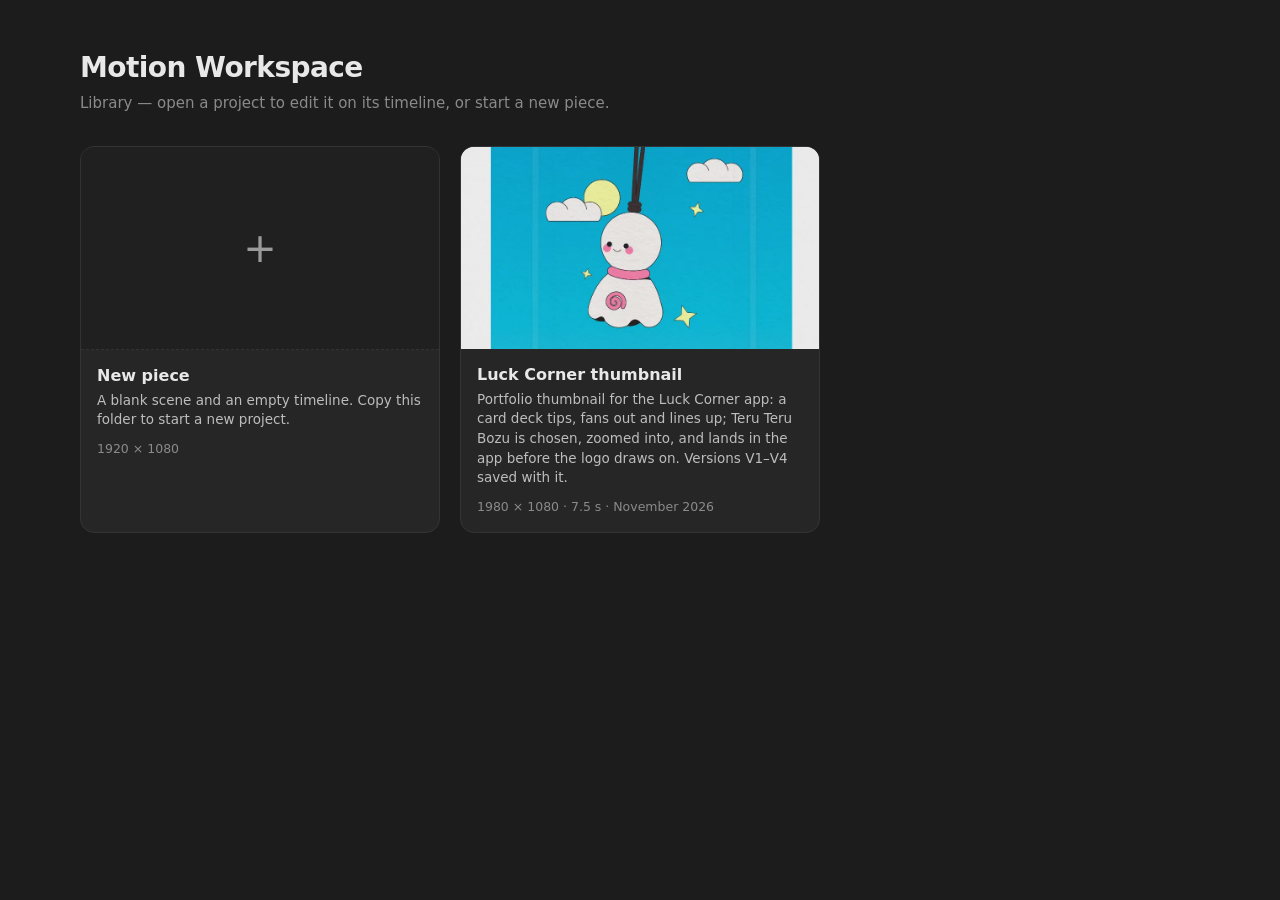
<file: index.html>
<!doctype html>
<html lang="en">
<head>
  <meta charset="utf-8">
  <meta name="viewport" content="width=device-width, initial-scale=1">
  <title>Motion Workspace · Library</title>
  <style>
    :root {
      --bg: #1c1c1c;
      --card: #262626;
      --line: #333;
      --text: #e8e8e8;
      --muted: #8a8a8a;
    }
    html, body { margin: 0; background: var(--bg); color: var(--text); font: 15px/1.45 system-ui, -apple-system, sans-serif; }
    main { max-width: 1120px; margin: 0 auto; padding: 48px 24px 64px; }
    h1 { margin: 0 0 4px; font-size: 28px; font-weight: 600; letter-spacing: -0.02em; }
    .sub { margin: 0 0 32px; color: var(--muted); }
    .grid { display: grid; grid-template-columns: repeat(auto-fill, minmax(320px, 1fr)); gap: 20px; }
    a.card { display: block; color: inherit; text-decoration: none; background: var(--card); border: 1px solid var(--line); border-radius: 14px; overflow: hidden; transition: border-color 0.15s, transform 0.15s; }
    a.card:hover { border-color: #555; transform: translateY(-2px); }
    .thumb { aspect-ratio: 16 / 9; background: #f0f0f0 center / cover no-repeat; display: grid; place-items: center; color: #9a9a9a; font-size: 40px; }
    .thumb.is-blank { background: #202020; border-bottom: 1px dashed var(--line); }
    .body { padding: 14px 16px 16px; }
    .title { margin: 0 0 4px; font-size: 16px; font-weight: 600; }
    .desc { margin: 0 0 10px; color: #bdbdbd; font-size: 13.5px; }
    .meta { color: var(--muted); font-size: 12.5px; }
  </style>
</head>
<body>
  <main>
    <h1>Motion Workspace</h1>
    <p class="sub">Library — open a project to edit it on its timeline, or start a new piece.</p>
    <div class="grid" id="grid"></div>
  </main>
  <script>
    fetch('projects/projects.json').then((r) => r.json()).then((list) => {
      const grid = document.getElementById('grid');
      for (const p of list) {
        const a = document.createElement('a');
        a.className = 'card';
        a.href = `projects/${p.slug}/`;
        const thumb = p.blank ? '<div class="thumb is-blank">+</div>'
          : `<div class="thumb" style="background-image:url('${p.poster}')"></div>`;
        a.innerHTML = `${thumb}<div class="body"><p class="title"></p><p class="desc"></p><div class="meta"></div></div>`;
        a.querySelector('.title').textContent = p.title;
        a.querySelector('.desc').textContent = p.description;
        a.querySelector('.meta').textContent = [p.size, p.date].filter(Boolean).join(' · ');
        grid.appendChild(a);
      }
    });
  </script>
</body>
</html>
</file>
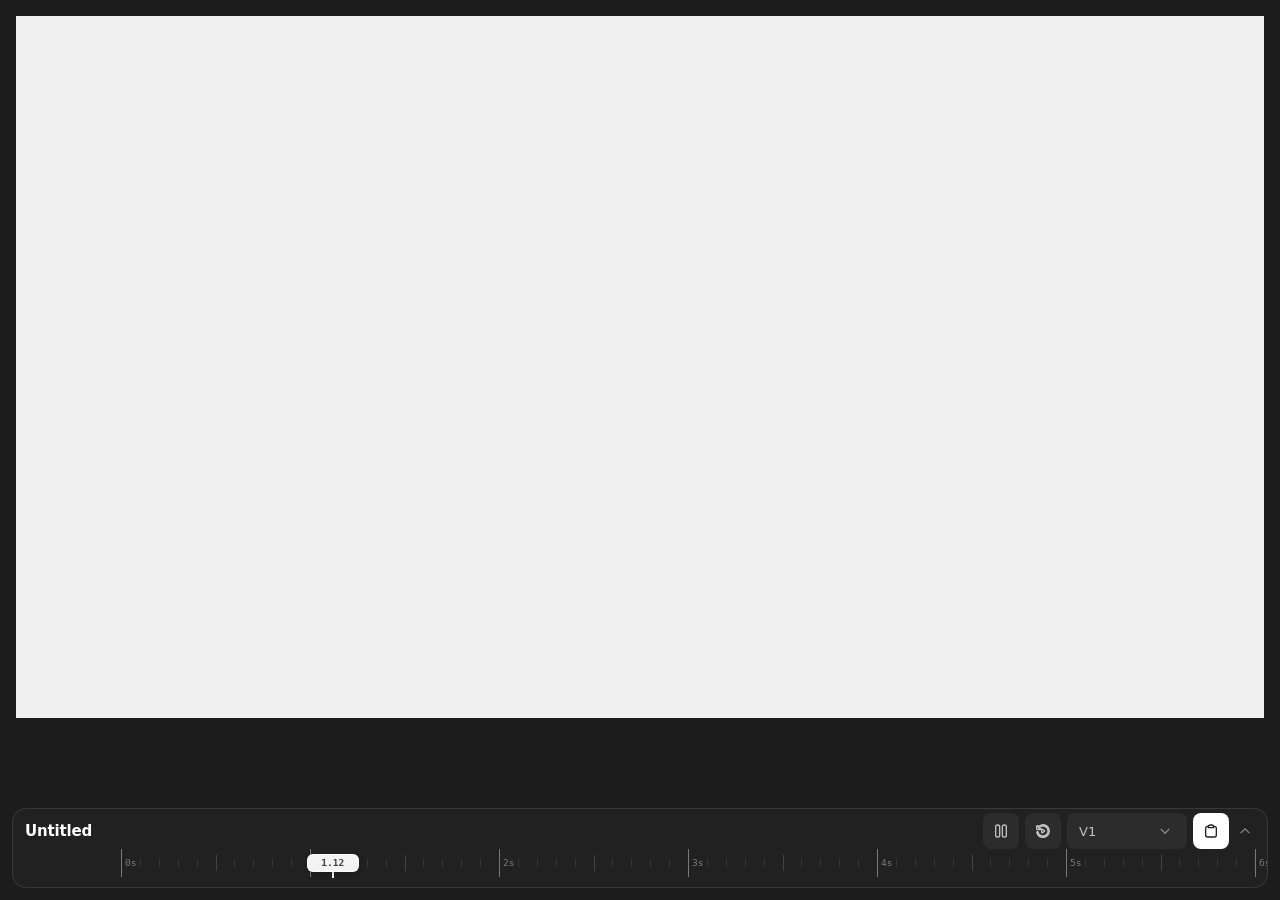
<file: projects/blank/index.html>
<!doctype html>
<html lang="en">
<head>
  <meta charset="utf-8">
  <meta name="viewport" content="width=device-width, initial-scale=1">
  <title>Motion Workspace</title>
  <link rel="stylesheet" href="../../vendor/dialkit/styles.css">
  <link rel="stylesheet" href="../../workspace/workspace.css">
  <link rel="stylesheet" href="scene.css">
</head>
<body>
  <!-- The frame: every moment drawn by the scene's render(t), from the
       DialKit timeline docked below -->
  <div class="fit" id="fit">
    <div class="frame" id="frame"></div>
  </div>

  <script src="../../vendor/dialkit/browser.global.js"></script>
  <script src="../../workspace/mw.js"></script>
  <script src="scene.js"></script>
  <script src="../../workspace/timeline-select.js"></script>
  <script src="../../workspace/speed-graph.js"></script>
  <script src="../../workspace/shortcuts.js"></script>
  <script src="../../workspace/engine.js"></script>
</body>
</html>
</file>
<file: vendor/dialkit/styles.css>
/* Dialkit Theme - Dark glassmorphic design */
.dialkit-root {
  position: relative;

  /* Surfaces */
  --dial-surface: rgba(255, 255, 255, 0.05);
  --dial-surface-hover: rgba(255, 255, 255, 0.1);
  --dial-surface-active: rgba(255, 255, 255, 0.11);
  --dial-surface-subtle: rgba(255, 255, 255, 0.06);

  /* Text hierarchy - 3 levels */
  --dial-text-root: #FFFFFF;   /* Root title */
  --dial-text-section: rgba(255, 255, 255, 0.7); /* Section titles + carets */
  --dial-text-label: rgba(255, 255, 255, 0.7);   /* Input labels */
  --dial-text-focus: #ffffff;

  /* Legacy aliases */
  --dial-text-primary: rgba(255, 255, 255, 0.95);
  --dial-text-secondary: rgba(255, 255, 255, 0.6);
  --dial-text-tertiary: rgba(255, 255, 255, 0.4);

  /* Borders */
  --dial-border: rgba(255, 255, 255, 0.1);
  --dial-border-hover: rgba(255, 255, 255, 0.15);
  --dial-focus-ring: rgba(255, 255, 255, 0.6);

  /* Timeline clips are light by default; light themes add a dark tint so
     their shape stays distinct from the lane without replacing custom hues. */
  --dial-timeline-clip-overlay: transparent;

  /* Glassmorphic panel */
  --dial-glass-bg: #212121;
  --dial-dropdown-bg: #2a2a2a;
  --dial-backdrop-blur: 20px;
  --dial-radius: 8px;
  --dial-row-height: 36px;
  --dial-row-gap: 6px;
  --dial-shadow: 0 8px 32px rgba(0, 0, 0, 0.5);
  --dial-shadow-collapsed: 0 4px 16px rgba(0, 0, 0, 0.25);
  --dial-shadow-dropdown: 0 8px 24px rgba(0, 0, 0, 0.4);

  /* Fonts */
  font-family: system-ui, -apple-system, 'SF Pro Display', sans-serif;
  -webkit-font-smoothing: antialiased;
  -moz-osx-font-smoothing: grayscale;
}

.dialkit-panel {
  position: fixed;
  z-index: 9999;
  max-height: calc(100vh - 32px);
  overflow: visible;
}

/* Inline mode */
.dialkit-root[data-mode="inline"] {
  max-height: 100%;
}

.dialkit-panel[data-mode="inline"] {
  position: static;
  z-index: auto;
  max-height: inherit;
  height: auto;
  overflow: visible;
}

.dialkit-panel-inner {
  box-sizing: border-box;
  background: var(--dial-glass-bg);
  border: 1px solid var(--dial-border);
  border-radius: 14px;
  backdrop-filter: blur(var(--dial-backdrop-blur));
  -webkit-backdrop-filter: blur(var(--dial-backdrop-blur));
  padding: 10px 12px;
  transform: translateZ(0);
  transform-origin: var(--dial-origin-y, top) var(--dial-origin-x, right);
}

.dialkit-panel[data-origin-x="left"] {
  --dial-origin-x: left;
}

.dialkit-panel[data-origin-x="right"] {
  --dial-origin-x: right;
}

.dialkit-panel[data-origin-y="top"] {
  --dial-origin-y: top;
}

.dialkit-panel[data-origin-y="bottom"] {
  --dial-origin-y: bottom;
}

.dialkit-panel[data-position="top-left"] .dialkit-panel-inner {
  max-height: calc(100vh - 80px);
  overflow-y: auto;
}


.dialkit-panel-inner[data-collapsed="true"] {
  transform-origin: center;
  border-radius: 50%;
  padding: 12px;
  box-sizing: border-box;
}

.dialkit-panel-inner[data-collapsed="true"] .dialkit-panel-header {
  padding-bottom: 0;
  margin-bottom: 0;
  border-bottom: none;
}

.dialkit-panel-inner[data-collapsed="true"] .dialkit-folder-title-row {
  display: none;
}

.dialkit-panel-inner[data-collapsed="true"] .dialkit-folder-header-top {
  justify-content: center;
  padding: 0;
}

.dialkit-panel-inner::-webkit-scrollbar {
  display: none;
}

.dialkit-panel-inner {
  -ms-overflow-style: none;
  scrollbar-width: none;
  overflow-anchor: none;
}

.dialkit-panel-inner[data-folding="true"]:not(.dialkit-panel-inline) {
  height: var(--dial-panel-fold-height) !important;
}

/* Put the top inset inside the sticky header so it never scrolls away. */
.dialkit-panel-inner:not([data-collapsed="true"]) {
  padding-top: 0;
}

.dialkit-panel-inner:not([data-collapsed="true"]) > .dialkit-folder-root > .dialkit-panel-header {
  position: sticky;
  top: 0;
  z-index: 3;
  padding-top: 10px;
  background: var(--dial-glass-bg);
}

/* Cover the side gutters too, including when a section pushes its header up. */
.dialkit-panel-inner:not([data-collapsed="true"]) > .dialkit-folder-root > .dialkit-panel-header::before,
.dialkit-folder-section > .dialkit-folder-header::before {
  content: '';
  position: absolute;
  inset: 0 -12px;
  z-index: -1;
  background: var(--dial-glass-bg);
  pointer-events: none;
}

.dialkit-panel-inner:not([data-collapsed="true"]) > .dialkit-folder-root > .dialkit-panel-header .dialkit-panel-icon {
  right: 0;
}

.dialkit-panel-inline {
  width: 100%;
  height: auto;
  max-height: inherit;
  /* Use the host's scroll container so sticky headers also work when embedded. */
  overflow: visible;
  box-shadow: none;
  border-radius: 0;
  border: none;
  box-sizing: border-box;
}

.dialkit-panel[data-mode="inline"] .dialkit-panel-wrapper {
  display: flex;
  flex-direction: column;
  width: 100%;
  max-height: inherit;
  height: auto;
}

/* Position variants */
.dialkit-panel[data-position="top-right"] {
  top: 16px;
  right: 16px;
}

.dialkit-panel[data-position="top-left"] {
  top: 16px;
  left: 16px;
}

.dialkit-panel[data-position="bottom-right"] {
  bottom: 16px;
  right: 16px;
}

.dialkit-panel[data-position="bottom-left"] {
  bottom: 16px;
  left: 16px;
}

/* Folder */
.dialkit-folder {
  padding-bottom: 8px;
  margin-bottom: 8px;
  border-bottom: 1px solid var(--dial-surface-subtle);
}

.dialkit-folder:last-child:not(.dialkit-folder-root) {
  padding-bottom: 0;
  margin-bottom: 0;
}

.dialkit-folder-root {
  padding-bottom: 0;
  margin-bottom: 0;
  border-bottom: none;
}

.dialkit-panel-header {
  padding-bottom: 6px;
  margin-bottom: 12px;
  border-bottom: 1px solid var(--dial-surface-subtle);
}

.dialkit-panel:not([data-mode="inline"]) .dialkit-panel-inner:not([data-collapsed="true"]) > .dialkit-folder-root > .dialkit-panel-header {
  cursor: grab;
}

.dialkit-panel:not([data-mode="inline"]) .dialkit-panel-inner:not([data-collapsed="true"]) > .dialkit-folder-root > .dialkit-panel-header:active {
  cursor: grabbing;
}

.dialkit-panel:not([data-mode="inline"]) .dialkit-panel-inner:not([data-collapsed="true"]) .dialkit-panel-icon {
  color: var(--dial-text-label);
  opacity: 0.6;
}

.dialkit-panel:not([data-mode="inline"]) .dialkit-panel-icon {
  cursor: pointer;
}

.dialkit-folder-header {
  cursor: pointer;
  user-select: none;
}

.dialkit-folder-header-top {
  display: flex;
  align-items: center;
  justify-content: space-between;
  padding: 0 0 8px 0;
}


.dialkit-folder-title {
  font-size: 13px;
  font-weight: 600;
  color: var(--dial-text-section);
  letter-spacing: -0.01em;
  transform: translateY(-0.5px);
  transition: color 0.15s;
}

.dialkit-folder-title-root {
  font-size: 15px;
  font-weight: 600;
  color: var(--dial-text-root);
  transform: translateZ(0);
}

.dialkit-folder-title-row {
  display: flex;
  align-items: center;
  gap: 6px;
  flex: 1;
  white-space: nowrap;
  overflow: hidden;
}

.dialkit-folder-copy {
  display: flex;
  align-items: center;
  justify-content: center;
  width: 20px;
  height: 20px;
  padding: 0;
  background: transparent;
  border: none;
  cursor: pointer;
}

.dialkit-folder-copy svg {
  width: 14px;
  height: 14px;
  color: var(--dial-text-section);
}

.dialkit-folder-icon {
  width: 20px;
  height: 20px;
  padding: 2px;
  box-sizing: border-box;
  flex-shrink: 0;
  color: var(--dial-text-label);
  opacity: 0.6;
}

.dialkit-panel-icon {
  position: absolute;
  top: 12px;
  right: 12px;
  width: 16px;
  height: 16px;
  color: var(--dial-text-focus);
  z-index: 1;
}

.dialkit-folder-content {
  will-change: transform;
}

/* Clip layout overflow as well as paint while a folder folds. A clip-path alone
   leaves its full contents in the outer scroll range until they unmount. */
.dialkit-folder:not(.dialkit-folder-root) > .dialkit-folder-content {
  overflow-y: clip;
}

.dialkit-folder-inner {
  display: flex;
  flex-direction: column;
  gap: var(--dial-row-gap);
  padding-bottom: 10px;
}

/* Non-root folders - top & bottom HR dividers */
.dialkit-folder:not(.dialkit-folder-root) {
  border-top: 1px solid var(--dial-surface-subtle);
  border-bottom: 1px solid var(--dial-surface-subtle);
  margin-top: 4px;
  margin-bottom: 4px;
  padding-bottom: 0;
}

.dialkit-folder:not(.dialkit-folder-root):last-child {
  border-bottom: none;
  margin-bottom: 0;
}

/* Adjacent non-root folders collapse gap and share a single divider */
.dialkit-folder:not(.dialkit-folder-root) + .dialkit-folder:not(.dialkit-folder-root) {
  margin-top: -10px;
  border-top: none;
}

/* Non-root folder header - match row height */
.dialkit-folder:not(.dialkit-folder-root) > .dialkit-folder-header {
  height: var(--dial-row-height);
  padding: 0;
}

.dialkit-folder:not(.dialkit-folder-root) > .dialkit-folder-header > .dialkit-folder-header-top {
  padding: 0;
  height: 100%;
}

/* Root folder inner needs no extra bottom padding */
.dialkit-folder-root > .dialkit-folder-content > .dialkit-folder-inner {
  padding-bottom: 0;
}

/* A sole group that comes first can share the panel header's divider. */
.dialkit-folder-root > .dialkit-folder-content > .dialkit-folder-inner > .dialkit-folder:first-child:not(:has(~ .dialkit-folder)) {
  border-top: none;
  margin-top: 0;
}

.dialkit-panel[data-multiple="true"] .dialkit-panel-inner:not([data-collapsed="true"]) {
  padding: 0 12px;
}

.dialkit-panel[data-multiple="true"] .dialkit-panel-inner:not([data-collapsed="true"]) .dialkit-panel-icon {
  top: 14px;
}

.dialkit-panel[data-multiple="true"] .dialkit-folder-root > .dialkit-panel-header {
  padding-top: 0;
  padding-bottom: 0;
  margin-bottom: 0;
}

.dialkit-panel[data-multiple="true"] .dialkit-folder-root > .dialkit-panel-header > .dialkit-folder-header-top,
.dialkit-panel[data-multiple="true"] .dialkit-folder-root > .dialkit-folder-content > .dialkit-folder-inner > .dialkit-folder > .dialkit-folder-header > .dialkit-folder-header-top {
  height: 44px;
  padding: 0;
}

.dialkit-panel[data-multiple="true"] .dialkit-folder-root > .dialkit-folder-content > .dialkit-folder-inner > .dialkit-folder > .dialkit-folder-header {
  height: auto;
}

.dialkit-panel[data-multiple="true"] .dialkit-folder-root > .dialkit-folder-content > .dialkit-folder-inner {
  gap: 0;
}

.dialkit-panel[data-multiple="true"] .dialkit-folder-root > .dialkit-folder-content > .dialkit-folder-inner > .dialkit-folder {
  margin: 0;
  padding-bottom: 0;
  border-top: 1px solid var(--dial-surface-subtle);
  border-bottom: none;
}

.dialkit-panel[data-multiple="true"] .dialkit-folder-root > .dialkit-folder-content > .dialkit-folder-inner > .dialkit-folder > .dialkit-folder-header .dialkit-folder-title {
  font-size: 15px;
  font-weight: 600;
  line-height: 20px;
  color: var(--dial-text-root);
  transform: translateZ(0);
}

.dialkit-panel[data-multiple="true"] .dialkit-folder-title-root {
  line-height: 20px;
}

.dialkit-panel[data-multiple="true"] .dialkit-folder-root > .dialkit-folder-content > .dialkit-folder-inner > .dialkit-folder:first-child {
  border-top: none;
  margin-top: 0;
}

.dialkit-panel[data-multiple="true"] .dialkit-folder-root > .dialkit-folder-content > .dialkit-folder-inner > .dialkit-folder + .dialkit-folder {
  margin-top: 0;
}

.dialkit-panel[data-multiple="true"] .dialkit-folder-root > .dialkit-folder-content > .dialkit-folder-inner > .dialkit-folder > .dialkit-folder-content > .dialkit-folder-inner {
  padding-top: 0;
  padding-bottom: 12px;
}

/* Only registered panels stick; ordinary folders remain part of the content. */
.dialkit-panel .dialkit-folder.dialkit-folder-section > .dialkit-folder-header {
  position: sticky;
  top: var(--dial-panel-header-height, 0px);
  z-index: 2;
  height: auto;
  background: var(--dial-glass-bg);
}

.dialkit-folder-section {
  --dial-section-header-height: calc(44px + var(--dial-row-height) + 10px);
}

/* Keyboard navigation must reveal controls below both pinned header rows. */
.dialkit-folder-inner :is(button, input, textarea, [tabindex]) {
  scroll-margin-top: calc(var(--dial-panel-header-height, 0px) + var(--dial-section-header-height, 0px) + var(--dial-row-gap));
}

.dialkit-folder.dialkit-folder-section > .dialkit-folder-header > .dialkit-folder-header-top {
  height: var(--dial-row-height);
}

.dialkit-panel-section-toolbar-clip {
  overflow-y: clip;
}

.dialkit-folder-section > .dialkit-folder-header > .dialkit-panel-section-toolbar-clip > .dialkit-panel-section-toolbar {
  padding-top: 4px;
  padding-bottom: var(--dial-row-gap);
  box-sizing: content-box;
}

.dialkit-panel-toolbar:empty,
.dialkit-panel-section-toolbar:empty {
  display: none;
}

/* Content spacing handled by folder-inner gap */


/* Slider */
.dialkit-slider-wrapper {
  position: relative;
  height: var(--dial-row-height);
}

.dialkit-slider {
  position: absolute;
  top: 0;
  left: 0;
  width: 100%;
  height: 100%;
  cursor: pointer;
  user-select: none;
  overflow: hidden;
  background: var(--dial-surface);
  border-radius: var(--dial-radius);
  touch-action: none;
}

.dialkit-slider-hashmarks {
  position: absolute;
  inset: 0;
  pointer-events: none;
}

.dialkit-slider-hashmark {
  position: absolute;
  top: 50%;
  width: 1px;
  height: 8px;
  border-radius: 999px;
  transform: translateX(-50%) translateY(-50%);
  background: rgba(255, 255, 255, 0);
  transition: background 200ms;
}

.dialkit-slider-active .dialkit-slider-hashmark {
  background: var(--dial-border-hover);
}

.dialkit-slider-active .dialkit-slider-value {
  color: var(--dial-text-focus);
}

.dialkit-slider-fill {
  position: absolute;
  top: 0;
  bottom: 0;
  left: 0;
  background: var(--dial-surface-active);
  transition: background 0.15s;
  pointer-events: none;
}

.dialkit-slider-active .dialkit-slider-fill {
  background: var(--dial-border-hover);
}

.dialkit-slider-handle {
  position: absolute;
  top: 50%;
  width: 3px;
  height: 20px;
  border-radius: 999px;
  background: var(--dial-text-primary);
  pointer-events: none;
}

.dialkit-slider-label {
  position: absolute;
  left: 10px;
  top: 50%;
  transform: translateY(calc(-50% - 0.5px));
  font-size: 13px;
  font-weight: 500;
  color: var(--dial-text-label);
  pointer-events: none;
  transition: color 0.15s;
  display: inline-flex;
  align-items: center;
}

.dialkit-slider-value {
  position: absolute;
  right: 12px;
  top: 50%;
  transform: translateY(calc(-50% + 0.5px));
  font-size: 13px;
  font-weight: 500;
  font-family: 'Geist Mono', monospace;
  color: var(--dial-text-label);
  pointer-events: auto;
  transition: color 0.15s, border-color 0.15s;
  border-bottom: 1px solid transparent;
  padding-bottom: 1px;
}

.dialkit-slider-value-editable {
  border-bottom-color: var(--dial-text-label);
}

.dialkit-slider-input {
  position: absolute;
  right: 12px;
  top: 50%;
  transform: translateY(-50%);
  width: 4ch;
  min-width: 3ch;
  max-width: 6ch;
  font-size: 13px;
  font-weight: 500;
  font-family: 'Geist Mono', monospace;
  color: var(--dial-text-label);
  background: transparent;
  border: none;
  border-bottom: 1px solid var(--dial-text-label);
  padding: 0 0 1px 0;
  outline: none;
  text-align: right;
}

.dialkit-slider-input:focus {
  color: var(--dial-text-focus);
}

/* Segmented Control */
.dialkit-segmented {
  position: relative;
  display: flex;
  padding: 2px;
  background: transparent;
  border-radius: var(--dial-radius);
}

.dialkit-segmented-pill {
  position: absolute;
  top: 2px;
  bottom: 2px;
  background: var(--dial-surface-active);
  border-radius: 6px;
  z-index: 0;
  pointer-events: none;
}

.dialkit-segmented-button {
  position: relative;
  z-index: 1;
  flex: 0 0 auto;
  padding: 6px 8px;
  font-family: inherit;
  font-size: 13px;
  font-weight: 500;
  background: transparent;
  border: none;
  cursor: pointer;
  transition: color 0.15s;
}

.dialkit-segmented-button[data-active="true"] {
  color: var(--dial-text-primary);
}

.dialkit-segmented-button[data-active="false"] {
  color: var(--dial-text-label);
}

/* Toggle */
.dialkit-toggle {
  display: flex;
  align-items: center;
  justify-content: space-between;
  padding: 10px 16px;
  background: var(--dial-surface);
  border-radius: var(--dial-radius);
  cursor: pointer;
  user-select: none;
  transition: background 0.15s;
}

.dialkit-toggle:hover {
  background: var(--dial-surface-hover);
}

.dialkit-toggle-label {
  font-size: 13px;
  font-weight: 500;
  color: var(--dial-text-label);
  transition: color 0.15s;
}

.dialkit-toggle[data-checked="true"] .dialkit-toggle-label {
  color: var(--dial-text-primary);
}

.dialkit-toggle-track {
  width: 36px;
  height: 20px;
  border-radius: 10px;
  background: var(--dial-surface-active);
  transition: background 0.2s;
  position: relative;
}

.dialkit-toggle[data-checked="true"] .dialkit-toggle-track {
  background: var(--dial-border-hover);
}

.dialkit-toggle-thumb {
  position: absolute;
  top: 2px;
  width: 16px;
  height: 16px;
  border-radius: 8px;
  background: var(--dial-text-primary);
}

/* Button Group */
.dialkit-button-group {
  display: flex;
  flex-direction: column;
  gap: 6px;
}

.dialkit-button {
  flex: 1;
  padding: 10px 16px;
  font-family: inherit;
  font-size: 13px;
  font-weight: 500;
  color: var(--dial-text-secondary);
  background: var(--dial-surface);
  border: none;
  border-radius: var(--dial-radius);
  cursor: pointer;
  transition: background 0.15s, color 0.15s;
}

.dialkit-button:hover {
  background: var(--dial-surface-hover);
  color: var(--dial-text-primary);
}

.dialkit-button:active {
  background: var(--dial-surface-active);
}

/* Labeled Control Row (label + control side by side) */
.dialkit-labeled-control {
  display: flex;
  align-items: center;
  justify-content: space-between;
  gap: 12px;
  height: var(--dial-row-height);
  padding: 2px 10px 2px 12px;
  background: var(--dial-surface);
  border-radius: var(--dial-radius);
}

.dialkit-labeled-control-label {
  display: flex;
  align-items: center;
  font-size: 13px;
  font-weight: 500;
  color: var(--dial-text-label);
  flex-shrink: 0;
  line-height: 17px;
}

.dialkit-labeled-control .dialkit-segmented {
  flex-shrink: 0;
  margin-right: -6px;
}

.dialkit-action-button {
  width: 160px;
  flex-shrink: 0;
  padding: 10px 16px;
  font-family: inherit;
  font-size: 13px;
  font-weight: 500;
  color: var(--dial-text-secondary);
  background: var(--dial-surface);
  border: none;
  border-radius: var(--dial-radius);
  cursor: pointer;
  transition: background 0.15s, color 0.15s;
}

.dialkit-action-button:hover {
  background: var(--dial-surface-hover);
  color: var(--dial-text-primary);
}

.dialkit-action-button:active {
  background: var(--dial-surface-active);
}

.dialkit-actions-group {
  align-items: flex-start;
}

.dialkit-actions-stack {
  display: flex;
  flex-direction: column;
  gap: 6px;
  width: 160px;
}

/* Spring Visualization */
.dialkit-spring-viz {
  width: 100%;
  border-radius: var(--dial-radius);
  background: var(--dial-surface);
  overflow: visible;
}

.dialkit-easing-viz {
  position: relative;
  width: 100%;
  aspect-ratio: 256 / 180;
  border-radius: var(--dial-radius);
  background: var(--dial-surface);
  overflow: hidden;
  isolation: isolate;
}

.dialkit-easing-viz svg {
  position: absolute;
  inset: 0;
  width: 100%;
  height: 100%;
  pointer-events: none;
}

.dialkit-easing-reference {
  stroke: var(--dial-text-tertiary);
  stroke-width: 1;
  stroke-dasharray: 3 4;
  opacity: 0.4;
}

.dialkit-easing-tangent {
  stroke: var(--dial-text-tertiary);
  stroke-width: 1;
}

.dialkit-easing-curve {
  fill: none;
  stroke: var(--dial-text-primary);
  stroke-width: 2;
  stroke-linecap: round;
}

.dialkit-easing-endpoint {
  fill: var(--dial-text-secondary);
}

.dialkit-easing-handle {
  position: absolute;
  display: grid;
  place-items: center;
  width: 24px;
  height: 24px;
  padding: 0;
  border: 0;
  border-radius: 50%;
  background: transparent;
  transform: translate(-50%, -50%);
  cursor: grab;
  touch-action: none;
  user-select: none;
  -webkit-user-select: none;
}

.dialkit-easing-handle::after {
  content: '';
  width: 10px;
  height: 10px;
  box-sizing: border-box;
  border: 1.5px solid var(--dial-text-secondary);
  border-radius: 50%;
  background: var(--dial-surface);
}

.dialkit-easing-handle:hover::after,
.dialkit-easing-handle:focus-visible::after,
.dialkit-easing-handle[data-dragging]::after {
  border-color: var(--dial-text-primary);
  background: var(--dial-text-primary);
}

.dialkit-easing-handle[data-dragging] {
  cursor: grabbing;
  z-index: 1;
}

.dialkit-easing-handle:disabled {
  pointer-events: none;
}

.dialkit-easing-instructions {
  position: absolute;
  width: 1px;
  height: 1px;
  padding: 0;
  overflow: hidden;
  clip-path: inset(50%);
  white-space: nowrap;
}

/* Panel Wrapper (contains panel + toolbar) */
.dialkit-panel-wrapper {
  display: inline-flex;
  flex-direction: column;
}

/* Panel Toolbar */
.dialkit-panel-toolbar {
  display: flex;
  align-items: center;
  gap: 6px;
  height: var(--dial-row-height);
  margin-bottom: 6px;
  min-width: 0;
  overflow: hidden;
}

.dialkit-panel-section-toolbar {
  display: flex;
  align-items: center;
  gap: 6px;
  width: 100%;
  height: var(--dial-row-height);
  min-width: 0;
  overflow: hidden;
}

.dialkit-toolbar-add {
  display: flex;
  align-items: center;
  justify-content: center;
  width: var(--dial-row-height);
  height: var(--dial-row-height);
  padding: 0;
  flex-shrink: 0;
  background: var(--dial-surface);
  border: none;
  border-radius: var(--dial-radius);
  cursor: pointer;
  transition: background 0.15s;
}

.dialkit-toolbar-add:hover {
  background: var(--dial-surface-hover);
}

.dialkit-timeline-toolbar-toggle[data-active] {
  background: var(--dial-surface-active);
  color: var(--dial-text-root);
}

.dialkit-toolbar-add svg {
  width: 16px;
  height: 16px;
  color: var(--dial-text-label);
}

.dialkit-timeline-toolkit-only {
  height: var(--dial-row-height);
  display: flex;
  align-items: center;
  padding: 0 12px;
  border-radius: var(--dial-radius);
  background: var(--dial-surface-subtle);
  color: var(--dial-text-secondary);
  font-size: 12px;
}

.dialkit-toolbar-copy {
  position: relative;
  display: flex;
  align-items: center;
  gap: 6px;
  height: var(--dial-row-height);
  padding: 0 12px;
  flex-shrink: 0;
  font-family: inherit;
  font-size: 13px;
  font-weight: 500;
  color: var(--dial-text-label);
  background: var(--dial-surface);
  border: none;
  border-radius: var(--dial-radius);
  cursor: pointer;
  transition: background 0.15s;
}

.dialkit-toolbar-copy:hover {
  background: var(--dial-surface-hover);
}

.dialkit-toolbar-copy-icon-wrap {
  position: relative;
  width: 16px;
  height: 16px;
  flex-shrink: 0;
}

.dialkit-toolbar-copy-icon {
  position: absolute;
  inset: 0;
  width: 16px;
  height: 16px;
}

/* Text Control */
.dialkit-text-control {
  position: relative;
  box-sizing: border-box;
  display: flex;
  align-items: flex-start;
  justify-content: space-between;
  gap: 12px;
  height: var(--dial-row-height);
  min-height: var(--dial-row-height);
  /* Hidden overflow still lets caret navigation scroll this animated row. */
  overflow: clip;
  padding: calc((var(--dial-row-height) - 18px) / 2) 12px;
  background: var(--dial-surface);
  border-radius: var(--dial-radius);
}

.dialkit-text-label {
  line-height: 18px;
  font-size: 13px;
  font-weight: 500;
  color: var(--dial-text-label);
  flex-shrink: 0;
}

.dialkit-text-input {
  display: block;
  box-sizing: border-box;
  margin: 0;
  margin-right: calc(-1 * var(--dial-text-gutter, 0px));
  flex: 1;
  width: 0;
  min-width: 0;
  height: 18px;
  line-height: 18px;
  resize: none;
  overflow: hidden;
  overflow-wrap: anywhere;
  overscroll-behavior: contain;
  scrollbar-width: thin;
  scrollbar-gutter: stable;
  scrollbar-color: var(--dial-text-tertiary) transparent;
  font-family: inherit;
  font-size: 13px;
  font-weight: 500;
  color: var(--dial-text-label);
  background: transparent;
  border: none;
  padding: 0;
  outline: none;
  text-align: right;
  cursor: text;
}

.dialkit-text-control[data-autosized] {
  transition: height 180ms cubic-bezier(0.2, 0, 0, 1);
}

.dialkit-text-input::-webkit-scrollbar { width: 6px; }
.dialkit-text-input::-webkit-scrollbar-track { background: transparent; }
.dialkit-text-input::-webkit-scrollbar-thumb {
  background: var(--dial-text-tertiary);
  border-radius: 3px;
}

@media (prefers-reduced-motion: reduce) {
  .dialkit-text-control[data-autosized] { transition: none; }
}

.dialkit-text-input:focus {
  color: var(--dial-text-focus);
}

.dialkit-text-input:focus-visible {
  background-image: linear-gradient(var(--dial-focus-ring), var(--dial-focus-ring));
  background-repeat: no-repeat;
  background-position: 4px bottom;
  background-size: calc(100% - var(--dial-text-gutter, 0px) - 4px) 1px;
}

.dialkit-text-input::placeholder {
  color: var(--dial-text-tertiary);
}

/* Select Control - Full-width row */
.dialkit-select-row {
}

.dialkit-select-trigger {
  display: flex;
  align-items: center;
  justify-content: space-between;
  width: 100%;
  height: var(--dial-row-height);
  padding: 0 12px;
  font-family: inherit;
  font-size: 13px;
  font-weight: 500;
  color: var(--dial-text-label);
  background: var(--dial-surface);
  border: none;
  border-radius: var(--dial-radius);
  cursor: pointer;
  transition: background 0.15s;
}

.dialkit-select-trigger:hover {
  background: var(--dial-surface-hover);
}

.dialkit-select-trigger[data-open="true"] {
  background: var(--dial-surface-active);
}

.dialkit-select-label {
  font-size: 13px;
  font-weight: 500;
  color: var(--dial-text-label);
  flex-shrink: 0;
  transform: translateY(-0.5px);
}

.dialkit-select-right {
  display: flex;
  align-items: center;
  gap: 8px;
}

.dialkit-select-value {
  font-size: 13px;
  font-weight: 500;
  color: var(--dial-text-label);
  transform: translateY(-0.5px);
  overflow: hidden;
  text-overflow: ellipsis;
  white-space: nowrap;
}

.dialkit-select-chevron {
  width: 20px;
  height: 20px;
  padding: 2px;
  box-sizing: border-box;
  flex-shrink: 0;
  opacity: 0.6;
}

/* Select Dropdown (portaled to body) */
.dialkit-select-dropdown {
  margin: 0;
  inset: auto;
  box-sizing: border-box;
  overflow-y: auto;
  overscroll-behavior: contain;
  scrollbar-width: thin;
  scrollbar-color: var(--dial-border-hover) transparent;
  background: var(--dial-glass-bg);
  border: 1px solid var(--dial-border);
  border-radius: var(--dial-radius);
  padding: 4px;
  z-index: 10000;
  box-shadow: var(--dial-shadow-dropdown);
}

.dialkit-select-option {
  min-height: 36px;
  display: block;
  width: 100%;
  padding: 8px 10px;
  font-family: inherit;
  font-size: 13px;
  font-weight: 500;
  color: var(--dial-text-label);
  background: transparent;
  border: none;
  border-radius: 6px;
  cursor: pointer;
  text-align: left;
  transition: background 0.15s, color 0.15s;
}

.dialkit-select-option:hover {
  background: var(--dial-surface-hover);
}

.dialkit-select-option[data-selected="true"] {
  color: var(--dial-text-primary);
  background: var(--dial-surface-active);
}

/* Image selector: shared by React, Solid, Vue, and Svelte. */
.dialkit-image-control {
  display: flex;
  align-items: center;
  gap: 8px;
  width: 100%;
  height: var(--dial-row-height);
  padding: 0 6px 0 12px;
  border: 0;
  border-radius: var(--dial-radius);
  background: var(--dial-surface);
  color: var(--dial-text-label);
  font: 500 13px system-ui, -apple-system, sans-serif;
  text-align: left;
  cursor: pointer;
  transition: background 0.15s, box-shadow 0.15s;
}
.dialkit-image-control:hover { background: var(--dial-surface-hover); }
.dialkit-image-control[data-open="true"] { background: var(--dial-surface-active); box-shadow: inset 0 0 0 1px var(--dial-border-hover); color: var(--dial-text-primary); }
.dialkit-image-label { flex-shrink: 0; }
.dialkit-image-value { flex: 1; min-width: 0; overflow: hidden; text-overflow: ellipsis; white-space: nowrap; text-align: right; color: var(--dial-text-secondary); font-size: 12px; }
.dialkit-image-frame { position: relative; display: block; overflow: hidden; border-radius: var(--dial-radius); background: repeating-conic-gradient(var(--dial-surface) 0% 25%, transparent 0% 50%) 0 / 12px 12px, var(--dial-surface); }
.dialkit-image-img { display: block; width: 100%; height: 100%; object-fit: cover; }
.dialkit-image-fallback { position: absolute; inset: 0; display: grid; place-items: center; color: var(--dial-text-tertiary); }
.dialkit-image-fallback svg { width: 24px; height: 24px; }
.dialkit-image-thumbnail { flex: 0 0 38px; height: 26px; border-radius: 5px; box-shadow: inset 0 0 0 1px var(--dial-border); }
.dialkit-image-thumbnail svg { width: 16px; height: 16px; }
.dialkit-image-popover {
  display: flex;
  flex-direction: column;
  gap: 10px;
  position: fixed;
  margin: 0;
  inset: auto;
  z-index: 10002;
  box-sizing: border-box;
  padding: 12px;
  overflow-y: auto;
  overscroll-behavior: contain;
  scrollbar-width: thin;
  scrollbar-color: var(--dial-border-hover) transparent;
  border: 1px solid var(--dial-border);
  border-radius: 14px;
  background: var(--dial-glass-bg);
  box-shadow: var(--dial-shadow);
  color: var(--dial-text-label);
  font: 500 13px system-ui, -apple-system, sans-serif;
  animation: dialkit-color-enter 0.16s ease-out;
}
.dialkit-image-popover *, .dialkit-image-popover *::before, .dialkit-image-popover *::after { box-sizing: border-box; }
.dialkit-image-popover > * { flex-shrink: 0; }
.dialkit-image-heading { display: flex; align-items: center; justify-content: space-between; gap: 12px; min-width: 0; }
.dialkit-image-title { color: var(--dial-text-primary); }
.dialkit-image-clear { margin: -4px -4px -4px 0; padding: 4px; border: 0; border-radius: 4px; background: none; color: var(--dial-text-tertiary); font: inherit; font-size: 11px; cursor: pointer; }
.dialkit-image-clear:hover { color: var(--dial-text-primary); }
.dialkit-image-grid { display: grid; grid-template-columns: repeat(3, minmax(0, 1fr)); gap: var(--dial-row-gap); }
.dialkit-image-option { position: relative; display: block; width: 100%; padding: 3px; border: 1px solid transparent; border-radius: calc(var(--dial-radius) + 3px); background: transparent; cursor: pointer; transition: border-color 0.15s, background 0.15s; }
.dialkit-image-option-preview { width: 100%; aspect-ratio: 4 / 3; border-radius: calc(var(--dial-radius) - 1px); }
.dialkit-image-option:hover { background: var(--dial-surface-hover); border-color: var(--dial-border-hover); }
.dialkit-image-option[aria-pressed="true"] { border-color: var(--dial-text-label); background: var(--dial-surface-active); }
.dialkit-image-upload { display: flex; flex: none; align-items: center; justify-content: center; gap: 8px; width: 100%; }
.dialkit-image-upload svg { width: 15px; height: 15px; }
.dialkit-image-popover[data-dragging="true"] .dialkit-image-upload { background: var(--dial-surface-hover); color: var(--dial-text-primary); }
.dialkit-image-upload[aria-disabled="true"] { opacity: 0.6; cursor: progress; }
.dialkit-image-empty { padding: 28px 12px; border-radius: var(--dial-radius); background: var(--dial-surface); color: var(--dial-text-tertiary); font-weight: 400; text-align: center; }
.dialkit-image-status { font-size: 11px; font-weight: 400; line-height: 1.5; overflow-wrap: anywhere; }
.dialkit-image-popover [hidden], .dialkit-image-frame [hidden], .dialkit-image-file { display: none; }
@media (prefers-reduced-motion: reduce) { .dialkit-image-popover { animation: none; } }

/* DialPad: a continuous two-axis field, shared across frameworks. */
.dialkit-pad { display: grid; gap: var(--dial-row-gap); min-width: 0; }
.dialkit-pad-caption { display: flex; align-items: center; min-width: 0; height: var(--dial-row-height); padding: 0 12px; border-radius: var(--dial-radius); background: var(--dial-surface); }
.dialkit-pad-label { flex: 1; min-width: 0; color: var(--dial-text-label); font-size: 13px; font-weight: 500; overflow: hidden; text-overflow: ellipsis; white-space: nowrap; }
.dialkit-pad-surface { position: relative; width: 100%; aspect-ratio: 1; overflow: hidden; border-radius: var(--dial-radius); background: var(--dial-surface); cursor: crosshair; touch-action: none; user-select: none; -webkit-user-select: none; }
.dialkit-pad-plane { position: absolute; inset: 12px; pointer-events: none; }
.dialkit-pad-grid { position: absolute; inset: 0; pointer-events: none; }
.dialkit-pad-grid-line { position: absolute; background: var(--dial-border); opacity: 0.65; }
.dialkit-pad-grid-vertical { top: 0; bottom: 0; width: 1px; transform: translateX(-50%); }
.dialkit-pad-grid-horizontal { left: 0; right: 0; height: 1px; transform: translateY(-50%); }
.dialkit-pad-center { position: absolute; top: 50%; left: 50%; width: 3px; height: 3px; border-radius: 50%; background: var(--dial-text-tertiary); transform: translate(-50%, -50%); }
.dialkit-pad-point { position: absolute; width: 12px; height: 12px; border-radius: 50%; background: var(--dial-text-primary); box-shadow: 0 0 0 0 transparent, 0 2px 4px #0003; transform: translate(-50%, -50%); transition: box-shadow 0.15s; pointer-events: auto; cursor: grab; }
.dialkit-pad-surface[data-dragging="true"], .dialkit-pad-surface[data-dragging="true"] .dialkit-pad-point { cursor: grabbing; }
.dialkit-pad-surface[data-dragging="true"] .dialkit-pad-point { box-shadow: 0 0 0 6px var(--dial-border-hover), 0 2px 6px #0003; }
.dialkit-pad-fields { display: grid; grid-template-columns: repeat(3, minmax(0, 1fr)); gap: var(--dial-row-gap); }
.dialkit-pad-field { display: flex; align-items: center; gap: 4px; min-width: 0; height: var(--dial-row-height); padding: 0 12px 0 10px; border-radius: var(--dial-radius); background: var(--dial-surface); }
.dialkit-pad-axis { min-width: 0; max-width: 35%; flex-shrink: 0; overflow: hidden; text-overflow: ellipsis; white-space: nowrap; font-size: 13px; font-weight: 500; color: var(--dial-text-label); }
.dialkit-pad-value { min-width: 0; width: 100%; border: 0; padding: 0 0 1px; background: transparent; color: var(--dial-text-label); text-align: right; font: 500 13px 'Geist Mono', monospace; }
.dialkit-pad-field:focus-within { background: var(--dial-surface-hover); }
.dialkit-pad-value:focus-visible { box-shadow: inset 0 -1px var(--dial-focus-ring); }
.dialkit-pad-value:focus { color: var(--dial-text-focus); }
.dialkit-pad-instructions { position: absolute; width: 1px; height: 1px; padding: 0; margin: -1px; overflow: hidden; clip-path: inset(50%); white-space: nowrap; border: 0; }
@media (prefers-reduced-motion: reduce) { .dialkit-pad-point { transition: none; } }

/* Color Control */
.dialkit-color-control {
  display: flex;
  align-items: center;
  justify-content: space-between;
  gap: 12px;
  height: var(--dial-row-height);
  padding: 0 12px;
  background: var(--dial-surface);
  border-radius: var(--dial-radius);
  transition: background 0.15s, box-shadow 0.15s;
}

.dialkit-color-control[data-open="true"] {
  background: var(--dial-surface-active);
  box-shadow: inset 0 0 0 1px var(--dial-border-hover);
}
.dialkit-color-control[data-open="true"] .dialkit-color-label,
.dialkit-color-control[data-open="true"] .dialkit-color-value { color: var(--dial-text-primary); }

.dialkit-color-label {
  font-size: 13px;
  font-weight: 500;
  color: var(--dial-text-label);
  flex-shrink: 0;
  transform: translateY(-0.5px);
}

.dialkit-color-inputs {
  display: flex;
  align-items: center;
  gap: 8px;
}

/* Color picker: shared by React, Solid, Vue, and Svelte. */
.dialkit-color-inputs { min-width: 0; flex: 1; justify-content: flex-end; }
.dialkit-color-value {
  min-width: 0;
  width: 100%;
  padding: 4px 0;
  border: 0;
  outline: none;
  background: transparent;
  color: var(--dial-text-label);
  font: 500 13px 'Geist Mono', monospace;
  text-align: right;
  text-overflow: ellipsis;
}
.dialkit-color-value:focus { color: var(--dial-text-focus); }
.dialkit-color-swatch {
  flex: 0 0 20px;
  width: 20px;
  height: 20px;
  padding: 0;
  border-radius: 5px;
  border: 1px solid var(--dial-border-hover);
  background: linear-gradient(var(--dial-color), var(--dial-color)), repeating-conic-gradient(#aaa 0% 25%, #eee 0% 50%) 0 / 8px 8px;
  box-shadow: inset 0 0 0 1px rgb(255 255 255 / 8%);
  cursor: pointer;
  transition: transform 0.15s;
}
.dialkit-color-swatch:hover { transform: scale(1.08); }
.dialkit-color-popover {
  display: grid;
  gap: var(--dial-row-gap);
  position: fixed;
  margin: 0;
  inset: auto;
  z-index: 10002;
  box-sizing: border-box;
  padding: 10px;
  overflow-y: auto;
  overscroll-behavior: contain;
  scrollbar-width: thin;
  border: 1px solid var(--dial-border);
  border-radius: 14px;
  background: var(--dial-glass-bg);
  box-shadow: var(--dial-shadow);
  color: var(--dial-text-label);
  animation: dialkit-color-enter 0.16s ease-out;
}
.dialkit-color-popover *, .dialkit-color-popover *::before, .dialkit-color-popover *::after { box-sizing: border-box; }
.dialkit-color-plane { position: relative; height: 160px; border-radius: var(--dial-radius); touch-action: none; cursor: crosshair; user-select: none; }
.dialkit-color-canvas { display: block; width: 100%; height: 100%; border-radius: inherit; }
.dialkit-color-plane::after { content: ''; position: absolute; inset: 0; border-radius: inherit; box-shadow: inset 0 0 0 1px rgb(0 0 0 / 10%); pointer-events: none; }
.dialkit-color-marker { position: absolute; z-index: 1; width: 12px; height: 12px; margin: -6px; border: 2px solid #fff; border-radius: 50%; box-shadow: 0 2px 4px rgb(0 0 0 / 30%); pointer-events: none; }
.dialkit-color-tracks { display: grid; gap: var(--dial-row-gap); }
.dialkit-color-track-row { display: flex; align-items: center; gap: 12px; height: var(--dial-row-height); padding: 0 12px; border-radius: var(--dial-radius); background: var(--dial-surface); font-size: 13px; font-weight: 500; }
.dialkit-color-track-row > span { flex: 0 0 52px; color: var(--dial-text-label); }
.dialkit-color-track {
  -webkit-appearance: none; appearance: none; flex: 1; min-width: 0; height: 100%; padding: 0; margin: 0; border: 0; background: transparent; cursor: pointer; touch-action: none;
}
.dialkit-color-hue {
  --dial-color-thumb-bg: var(--dial-color-thumb);
}
.dialkit-color-opacity {
  --dial-color-track-bg: linear-gradient(to right, transparent, var(--dial-color-opaque)), repeating-conic-gradient(#aaa 0% 25%, #eee 0% 50%) 0 / 8px 8px;
  --dial-color-thumb-bg: linear-gradient(var(--dial-color-thumb), var(--dial-color-thumb)), repeating-conic-gradient(#aaa 0% 25%, #eee 0% 50%) 0 / 8px 8px;
}
.dialkit-color-track::-webkit-slider-runnable-track { height: 16px; border-radius: 4px; background: var(--dial-color-track-bg); }
.dialkit-color-track::-moz-range-track { height: 16px; border: 0; border-radius: 4px; background: var(--dial-color-track-bg); }
.dialkit-color-track::-webkit-slider-thumb { -webkit-appearance: none; box-sizing: border-box; width: 16px; height: 24px; margin-top: -4px; border-radius: 5px; background: var(--dial-color-thumb-bg); background-clip: padding-box; border: 2px solid white; box-shadow: 0 2px 4px rgb(0 0 0 / 30%); }
.dialkit-color-track::-moz-range-thumb { box-sizing: border-box; width: 16px; height: 24px; border-radius: 5px; background: var(--dial-color-thumb-bg); background-clip: padding-box; border: 2px solid white; box-shadow: 0 2px 4px rgb(0 0 0 / 30%); }
/* The same row, buttons, and pill as Enabled, with no label and equal segments. */
.dialkit-color-format-row { padding: 2px; }
.dialkit-color-format-row .dialkit-color-formats { flex: 1; min-width: 0; margin-right: 0; }
.dialkit-color-formats .dialkit-segmented-pill { left: 2px; width: calc((100% - 4px) / 3); transition: transform 0.2s cubic-bezier(0.25, 1, 0.5, 1); }
.dialkit-color-format { flex: 1 1 0; min-width: 0; white-space: nowrap; }
.dialkit-color-format:hover { color: var(--dial-text-primary); }
.dialkit-color-css-input { display: block; width: 100%; height: var(--dial-row-height); padding: 0 12px; border: 0; border-radius: var(--dial-radius); background: var(--dial-surface); outline: none; color: var(--dial-text-label); font: 500 13px 'Geist Mono', monospace; }
.dialkit-color-css-input:focus { color: var(--dial-text-focus); }
.dialkit-color-popover input[aria-invalid="true"], .dialkit-color-value[aria-invalid="true"] { color: #ef7777; }
@keyframes dialkit-color-enter { from { opacity: 0; transform: translateY(3px) scale(0.98); } to { opacity: 1; transform: none; } }
@media (prefers-reduced-motion: reduce) {
  .dialkit-color-popover { animation: none; }
  .dialkit-color-formats .dialkit-segmented-pill { transition: none; }
}

/* Preset Manager */
.dialkit-preset-manager {
  position: relative;
  flex: 1;
}

.dialkit-preset-trigger {
  display: flex;
  align-items: center;
  justify-content: space-between;
  width: 100%;
  height: var(--dial-row-height);
  padding: 0 12px;
  font-family: inherit;
  font-size: 13px;
  font-weight: 500;
  color: var(--dial-text-label);
  background: var(--dial-surface);
  border: none;
  border-radius: var(--dial-radius);
  cursor: pointer;
  transition: background 0.15s;
}

.dialkit-preset-trigger:hover {
  background: var(--dial-surface-hover);
}

.dialkit-preset-trigger[data-disabled="true"] {
  cursor: default;
}

.dialkit-preset-trigger[data-disabled="true"]:hover {
  background: var(--dial-surface);
}

.dialkit-preset-trigger[data-open="true"] {
  background: var(--dial-surface-active);
}

.dialkit-preset-label {
  overflow: hidden;
  text-overflow: ellipsis;
  white-space: nowrap;
}


.dialkit-preset-dropdown {
  margin: 0;
  inset: auto;
  overflow-y: auto;
  overscroll-behavior: contain;
  width: max-content;
  background: var(--dial-dropdown-bg);
  border: 1px solid var(--dial-border);
  border-radius: 12px;
  padding: 4px;
  z-index: 10000;
  box-shadow: var(--dial-shadow-dropdown);
}

.dialkit-preset-list {
  display: flex;
  flex-direction: column;
  gap: 2px;
  margin-bottom: 4px;
  padding-bottom: 4px;
  border-bottom: 1px solid var(--dial-border);
}

.dialkit-preset-item {
  box-sizing: border-box;
  height: 32px;
  display: flex;
  align-items: center;
  justify-content: space-between;
  padding: 0 10px;
  gap: 8px;
  border-radius: 8px;
  cursor: pointer;
  transition: background 0.15s;
}

.dialkit-preset-item + .dialkit-preset-item {
  margin-top: 2px;
}

.dialkit-preset-item:hover {
  background: var(--dial-surface-hover);
}

.dialkit-preset-item[data-active="true"] {
  background: var(--dial-surface-active);
}

.dialkit-preset-name {
  flex: 1;
  min-width: 0;
  padding: 0;
  border: 0;
  border-radius: 4px;
  background: transparent;
  font-family: inherit;
  text-align: left;
  cursor: pointer;
  font-size: 13px;
  font-weight: 500;
  color: var(--dial-text-label);
  overflow: hidden;
  text-overflow: ellipsis;
  white-space: nowrap;
}

.dialkit-preset-item[data-active="true"] .dialkit-preset-name {
  color: var(--dial-text-primary);
}

.dialkit-preset-delete {
  display: flex;
  align-items: center;
  justify-content: center;
  width: 24px;
  height: 24px;
  padding: 0;
  background: transparent;
  border: none;
  cursor: pointer;
  opacity: 0;
  transition: opacity 0.15s;
  flex-shrink: 0;
}

.dialkit-preset-item:hover .dialkit-preset-delete {
  opacity: 0.6;
}

.dialkit-preset-item:focus-within .dialkit-preset-delete { opacity: 0.6; }
.dialkit-preset-item:focus-within { background: var(--dial-surface-hover); }

.dialkit-preset-delete:hover {
  opacity: 1 !important;
}

.dialkit-preset-delete svg {
  transition: color 150ms ease;
  width: 14px;
  height: 14px;
  color: var(--dial-text-focus);
  pointer-events: none;
}

.dialkit-preset-delete:hover svg {
  color: #ff3b30;
}

.dialkit-preset-save-btn {
  display: flex;
  align-items: center;
  justify-content: center;
  gap: 6px;
  width: 100%;
  padding: 8px 10px;
  font-family: inherit;
  font-size: 13px;
  font-weight: 500;
  color: var(--dial-text-label);
  background: transparent;
  border: none;
  border-radius: 6px;
  cursor: pointer;
  transition: background 0.15s, color 0.15s;
}

.dialkit-preset-save-btn:hover {
  background: var(--dial-surface-hover);
  color: var(--dial-text-primary);
}

.dialkit-preset-save-btn svg {
  width: 12px;
  height: 12px;
}

.dialkit-preset-save-row {
  display: flex;
  align-items: center;
  gap: 6px;
  padding: 4px;
}

.dialkit-preset-input {
  flex: 1;
  min-width: 0;
  padding: 6px 8px;
  font-family: inherit;
  font-size: 13px;
  color: var(--dial-text-primary);
  background: var(--dial-surface);
  border: 1px solid var(--dial-border);
  border-radius: 6px;
  outline: none;
}

.dialkit-preset-input:focus {
  border-color: var(--dial-text-label);
}

.dialkit-preset-input::placeholder {
  color: var(--dial-text-tertiary);
}

.dialkit-preset-confirm {
  display: flex;
  align-items: center;
  justify-content: center;
  width: 28px;
  height: 28px;
  padding: 0;
  background: var(--dial-surface);
  border: none;
  border-radius: 6px;
  cursor: pointer;
  transition: background 0.15s;
}

.dialkit-preset-confirm:hover:not(:disabled) {
  background: var(--dial-surface-hover);
}

.dialkit-preset-confirm:disabled {
  opacity: 0.4;
  cursor: not-allowed;
}

.dialkit-preset-confirm svg {
  width: 14px;
  height: 14px;
  color: var(--dial-text-label);
}

/* Shortcut Pill */
.dialkit-shortcut-pill {
  display: inline-block;
  font-size: 10px;
  font-weight: 600;
  font-family: system-ui, -apple-system, sans-serif;
  color: var(--dial-text-tertiary);
  background: var(--dial-surface-subtle);
  padding: 1px 5px;
  border-radius: 4px;
  margin-left: 6px;
  letter-spacing: 0.02em;
  line-height: 16px;
  white-space: nowrap;
  vertical-align: middle;
  transition: color 0.15s, background 0.15s;
}

.dialkit-shortcut-pill-active {
  color: var(--dial-text-primary);
  background: var(--dial-border-hover);
}

/* Shortcuts Menu Trigger */
.dialkit-shortcuts-trigger {
  display: flex;
  align-items: center;
  justify-content: center;
  width: var(--dial-row-height);
  height: var(--dial-row-height);
  padding: 0;
  flex-shrink: 0;
  background: var(--dial-surface);
  border: none;
  border-radius: var(--dial-radius);
  cursor: pointer;
  transition: background 0.15s;
}

.dialkit-shortcuts-trigger:hover {
  background: var(--dial-surface-hover);
}

.dialkit-shortcuts-trigger svg {
  width: 16px;
  height: 16px;
  color: var(--dial-text-label);
}

/* Shortcuts Dropdown */
.dialkit-shortcuts-dropdown {
  background: var(--dial-dropdown-bg);
  border: 1px solid var(--dial-border);
  border-radius: 12px;
  padding: 8px;
  z-index: 10000;
  box-shadow: var(--dial-shadow-dropdown);
  min-width: 200px;
}

.dialkit-shortcuts-title {
  font-size: 11px;
  font-weight: 600;
  color: var(--dial-text-tertiary);
  text-transform: uppercase;
  letter-spacing: 0.05em;
  padding: 4px 8px 8px;
}

.dialkit-shortcuts-list {
  display: flex;
  flex-direction: column;
  gap: 2px;
}

.dialkit-shortcuts-row {
  display: flex;
  align-items: center;
  gap: 10px;
  padding: 6px 8px;
  border-radius: 6px;
}

.dialkit-shortcuts-row-key {
  font-size: 11px;
  font-weight: 600;
  font-family: ui-monospace, 'SF Mono', 'Courier New', monospace;
  color: var(--dial-text-secondary);
  background: var(--dial-surface-subtle);
  padding: 2px 6px;
  border-radius: 4px;
  min-width: 28px;
  text-align: center;
}

.dialkit-shortcuts-row-label {
  flex: 1;
  font-size: 13px;
  font-weight: 500;
  color: var(--dial-text-label);
}

.dialkit-shortcuts-row-mode {
  font-size: 11px;
  font-weight: 500;
  color: var(--dial-text-tertiary);
  font-style: italic;
}

.dialkit-shortcuts-hint {
  font-size: 11px;
  color: var(--dial-text-tertiary);
  padding: 6px 8px 2px;
  border-top: 1px solid var(--dial-border);
  margin-top: 4px;
}

/* ── Light Theme ── */
.dialkit-root[data-theme="light"] {
  --dial-surface: rgba(0, 0, 0, 0.04);
  --dial-surface-hover: rgba(0, 0, 0, 0.08);
  --dial-surface-active: rgba(0, 0, 0, 0.1);
  --dial-surface-subtle: rgba(0, 0, 0, 0.06);

  --dial-text-root: #000000;
  --dial-text-section: rgba(0, 0, 0, 0.65);
  --dial-text-label: rgba(0, 0, 0, 0.6);
  --dial-text-focus: #000000;

  --dial-text-primary: rgba(0, 0, 0, 0.9);
  --dial-text-secondary: rgba(0, 0, 0, 0.55);
  --dial-text-tertiary: rgba(0, 0, 0, 0.35);

  --dial-border: rgba(0, 0, 0, 0.1);
  --dial-border-hover: rgba(0, 0, 0, 0.15);
  --dial-focus-ring: rgba(0, 0, 0, 0.55);

  --dial-timeline-clip-overlay: rgba(0, 0, 0, 0.28);

  --dial-glass-bg: #fafafa;
  --dial-dropdown-bg: #ffffff;
  --dial-shadow: 0 4px 20px rgba(0, 0, 0, 0.08);
  --dial-shadow-collapsed: 0 2px 10px rgba(0, 0, 0, 0.06);
  --dial-shadow-dropdown: 0 4px 16px rgba(0, 0, 0, 0.08);
}

/* Light mode: SVG visualization overrides */
.dialkit-root[data-theme="light"] .dialkit-spring-viz line {
  stroke: rgba(0, 0, 0, 0.08);
}

.dialkit-root[data-theme="light"] .dialkit-spring-viz line[stroke-dasharray] {
  stroke: rgba(0, 0, 0, 0.15);
}

.dialkit-root[data-theme="light"] .dialkit-spring-viz path {
  stroke: rgba(0, 0, 0, 0.5);
}

/* Light mode: toggle thumb needs shadow for definition */
.dialkit-root[data-theme="light"] .dialkit-toggle-thumb {
  box-shadow: 0 0 0 1px rgba(0, 0, 0, 0.06), 0 1px 2px rgba(0, 0, 0, 0.08);
}

/* ── System preference: light ── */
@media (prefers-color-scheme: light) {
  .dialkit-root[data-theme="system"] {
    --dial-surface: rgba(0, 0, 0, 0.04);
    --dial-surface-hover: rgba(0, 0, 0, 0.08);
    --dial-surface-active: rgba(0, 0, 0, 0.1);
    --dial-surface-subtle: rgba(0, 0, 0, 0.06);

    --dial-text-root: #000000;
    --dial-text-section: rgba(0, 0, 0, 0.65);
    --dial-text-label: rgba(0, 0, 0, 0.6);
    --dial-text-focus: #000000;

    --dial-text-primary: rgba(0, 0, 0, 0.9);
    --dial-text-secondary: rgba(0, 0, 0, 0.55);
    --dial-text-tertiary: rgba(0, 0, 0, 0.35);

    --dial-border: rgba(0, 0, 0, 0.1);
    --dial-border-hover: rgba(0, 0, 0, 0.15);
    --dial-focus-ring: rgba(0, 0, 0, 0.55);

    --dial-timeline-clip-overlay: rgba(0, 0, 0, 0.28);

    --dial-glass-bg: #fafafa;
    --dial-dropdown-bg: #ffffff;
    --dial-shadow: 0 4px 20px rgba(0, 0, 0, 0.08);
    --dial-shadow-collapsed: 0 2px 10px rgba(0, 0, 0, 0.06);
    --dial-shadow-dropdown: 0 4px 16px rgba(0, 0, 0, 0.08);
  }

  .dialkit-root[data-theme="system"] .dialkit-spring-viz line {
    stroke: rgba(0, 0, 0, 0.08);
  }

  .dialkit-root[data-theme="system"] .dialkit-spring-viz line[stroke-dasharray] {
    stroke: rgba(0, 0, 0, 0.15);
  }

  .dialkit-root[data-theme="system"] .dialkit-spring-viz path {
    stroke: rgba(0, 0, 0, 0.5);
  }

  .dialkit-root[data-theme="system"] .dialkit-toggle-thumb {
    box-shadow: 0 0 0 1px rgba(0, 0, 0, 0.06), 0 1px 2px rgba(0, 0, 0, 0.08);
  }

}

/* ── Timeline dock ── */
.dialkit-timeline {
  position: fixed;
  left: 12px;
  right: 12px;
  bottom: 12px;
  z-index: 9998;
}

.dialkit-timeline[hidden] {
  display: none;
}

.dialkit-timeline-dock {
  position: relative;
  box-sizing: border-box;
  background: var(--dial-glass-bg);
  border: 1px solid var(--dial-border);
  border-radius: 14px;
  backdrop-filter: blur(var(--dial-backdrop-blur));
  -webkit-backdrop-filter: blur(var(--dial-backdrop-blur));
  padding: 0 12px 10px;
  display: flex;
  flex-direction: column;
  gap: 10px;
  overflow-x: hidden;
  overflow-y: auto;
  overscroll-behavior: contain;
  scrollbar-width: thin;
  scrollbar-color: var(--dial-text-tertiary) transparent;
}

.dialkit-timeline-resize-handle {
  position: absolute;
  top: -4px;
  left: 0;
  right: 0;
  z-index: 9;
  height: 10px;
  cursor: ns-resize;
  touch-action: none;
}

.dialkit-timeline-dock::-webkit-scrollbar {
  width: 8px;
}

.dialkit-timeline-dock::-webkit-scrollbar-track {
  background: transparent;
}

.dialkit-timeline-dock::-webkit-scrollbar-thumb {
  border-radius: 999px;
  background: var(--dial-text-tertiary);
}

.dialkit-timeline-section {
  --dial-timeline-label-w: 96px;
  --dial-timeline-actions-w: 284px;
  --dial-timeline-header-h: calc(var(--dial-row-height) + 4px);
}

.dialkit-timeline-section + .dialkit-timeline-section {
  border-top: 1px solid var(--dial-border);
  padding-top: 10px;
}

.dialkit-timeline-header {
  display: grid;
  grid-template-columns: auto minmax(100px, 1fr) auto;
  align-items: center;
  gap: 12px;
  position: sticky;
  top: 0;
  z-index: 7;
  box-sizing: border-box;
  height: var(--dial-timeline-header-h);
  padding: 4px 0 0;
  margin: 0;
  background: var(--dial-glass-bg);
  backdrop-filter: blur(var(--dial-backdrop-blur));
  -webkit-backdrop-filter: blur(var(--dial-backdrop-blur));
}

.dialkit-timeline-header[data-open] {
  grid-template-columns: minmax(0, 1fr) auto;
  gap: 12px;
}

.dialkit-timeline-header:not([data-open]) {
  grid-template-columns: var(--dial-timeline-label-w) minmax(0, 1fr) auto;
  gap: 0;
}

.dialkit-timeline-header:not([data-open]) .dialkit-timeline-identity {
  width: var(--dial-timeline-label-w);
  box-sizing: border-box;
  padding-right: 10px;
  overflow: hidden;
}

.dialkit-timeline-header:not([data-open]) .dialkit-timeline-title {
  overflow: hidden;
  text-overflow: ellipsis;
}

.dialkit-timeline-header:not([data-open]) .dialkit-timeline-overview {
  margin-right: 12px;
}

.dialkit-timeline-identity {
  min-width: 0;
  display: flex;
  align-items: center;
  gap: 10px;
}

.dialkit-timeline-title {
  display: block;
  min-width: 0;
  font-size: 15px;
  font-weight: 600;
  color: var(--dial-text-root);
  letter-spacing: -0.01em;
  white-space: nowrap;
}

.dialkit-timeline-header[data-open] .dialkit-timeline-identity {
  width: 100%;
  overflow: hidden;
}

.dialkit-timeline-header[data-open] .dialkit-timeline-title {
  display: inline-block;
  flex: 0 1 auto;
  width: fit-content;
  max-width: 100%;
  overflow: hidden;
  text-overflow: ellipsis;
}

.dialkit-timeline-time {
  font-family: 'Geist Mono', ui-monospace, monospace;
  font-size: 13px;
  font-weight: 500;
  font-variant-numeric: tabular-nums;
  color: var(--dial-text-label);
  white-space: nowrap;
}

.dialkit-timeline-overview {
  position: relative;
  min-width: 60px;
  height: 12px;
  border-radius: 999px;
  background: var(--dial-surface-subtle);
  overflow: hidden;
  cursor: col-resize;
  touch-action: none;
  user-select: none;
  -webkit-user-select: none;
}

.dialkit-timeline-overview-viewport {
  position: absolute;
  inset-block: 0;
  border-radius: inherit;
  pointer-events: none;
}

.dialkit-timeline-overview-viewport[data-zoomed] {
  background: color-mix(in srgb, var(--dial-text-tertiary) 18%, transparent);
  box-shadow: inset 0 0 0 1px var(--dial-border);
}

.dialkit-timeline-overview-progress {
  position: absolute;
  inset: 0 auto 0 0;
  border-radius: 999px 0 0 999px;
  background: var(--dial-text-tertiary);
  opacity: 0.35;
  pointer-events: none;
}

.dialkit-timeline-overview-playhead {
  position: absolute;
  top: 0;
  bottom: 0;
  width: 2px;
  border-radius: 2px;
  background: var(--dial-text-root);
  transform: translateX(-1px);
  pointer-events: none;
}

.dialkit-timeline-actions {
  display: flex;
  align-items: center;
  gap: 6px;
}

.dialkit-timeline-header[data-open] .dialkit-timeline-actions {
  width: auto;
  box-sizing: border-box;
  justify-content: flex-end;
  padding-left: 0;
}

.dialkit-timeline-actions .dialkit-preset-manager {
  flex: 0 0 120px;
  width: 120px;
}

.dialkit-timeline-chevron {
  background: none;
  border: none;
  width: 20px;
  height: var(--dial-row-height);
  padding: 2px;
  cursor: pointer;
  color: var(--dial-text-label);
  opacity: 0.6;
  display: flex;
  align-items: center;
  justify-content: center;
  transition: opacity 0.15s;
}

.dialkit-timeline-chevron:hover {
  opacity: 1;
}

.dialkit-timeline-chevron svg {
  width: 16px;
  height: 16px;
  transition: transform 0.18s ease;
}

.dialkit-timeline-chevron[data-open="true"] svg {
  transform: rotate(180deg);
}

.dialkit-timeline-body {
  margin-top: 0;
  overflow: visible;
}

.dialkit-timeline-scroll-row {
  position: sticky;
  bottom: -10px;
  z-index: 6;
  display: grid;
  grid-template-columns: var(--dial-timeline-label-w) minmax(0, 1fr);
  margin-top: 6px;
  margin-bottom: -10px;
  padding: 4px 0 10px;
  background: var(--dial-glass-bg);
  backdrop-filter: blur(var(--dial-backdrop-blur));
  -webkit-backdrop-filter: blur(var(--dial-backdrop-blur));
}

.dialkit-timeline-horizontal-scroll {
  min-width: 0;
  height: 10px;
  overflow-x: auto;
  overflow-y: hidden;
  scrollbar-width: thin;
  scrollbar-color: var(--dial-text-tertiary) transparent;
  overscroll-behavior-x: contain;
}

.dialkit-timeline-horizontal-scroll > div {
  height: 1px;
}

.dialkit-timeline-horizontal-scroll::-webkit-scrollbar {
  height: 8px;
}

.dialkit-timeline-horizontal-scroll::-webkit-scrollbar-track {
  background: transparent;
}

.dialkit-timeline-horizontal-scroll::-webkit-scrollbar-thumb {
  border-radius: 999px;
  background: var(--dial-text-tertiary);
}

.dialkit-timeline-grid {
  position: relative;
  display: flex;
  flex-direction: column;
  gap: 6px;
}

.dialkit-timeline-row {
  display: grid;
  grid-template-columns: var(--dial-timeline-label-w) minmax(0, 1fr);
  align-items: stretch;
}

.dialkit-timeline-label {
  flex: 0 0 var(--dial-timeline-label-w);
  box-sizing: border-box; /* indent padding must not widen the column — every lane starts at the same x */
  display: flex;
  align-items: center;
  gap: 4px;
  font-size: 13px;
  font-weight: 500;
  color: var(--dial-text-label);
  padding-right: 10px;
  overflow: hidden;
  text-overflow: ellipsis;
  white-space: nowrap;
  user-select: none;
  -webkit-user-select: none;
}

.dialkit-timeline-ruler {
  position: relative;
  min-width: 0;
  height: 28px;
  cursor: col-resize;
  touch-action: none;
  overflow: visible;
  user-select: none;
  -webkit-user-select: none;
  z-index: 5;
}

.dialkit-timeline-ruler-row {
  position: sticky;
  top: var(--dial-timeline-header-h);
  z-index: 6;
  height: 28px;
  background: var(--dial-glass-bg);
  backdrop-filter: blur(var(--dial-backdrop-blur));
  -webkit-backdrop-filter: blur(var(--dial-backdrop-blur));
}

.dialkit-timeline-tick {
  position: absolute;
  top: 50%;
  width: 1px;
  height: 100%;
  background: var(--dial-text-tertiary);
  transform: translateY(-50%);
  pointer-events: none;
}

.dialkit-timeline-tick-medium {
  height: 16px;
  background: var(--dial-border-hover);
}

.dialkit-timeline-tick-fine {
  height: 8px;
  background: var(--dial-border);
}

.dialkit-timeline-tick-label {
  position: absolute;
  top: 50%;
  left: 4px;
  display: flex;
  align-items: center;
  height: 18px;
  transform: translateY(-50%);
  font-family: 'Geist Mono', ui-monospace, monospace;
  font-size: 9.5px;
  line-height: 18px;
  font-variant-numeric: tabular-nums;
  color: var(--dial-text-tertiary);
  white-space: nowrap;
}

.dialkit-timeline-row {
  height: 28px;
}

/* ── Layer groups ── */

.dialkit-timeline-group-row {
  height: 22px;
}

.dialkit-timeline-group-row .dialkit-timeline-label {
  gap: 4px;
  font-weight: 600;
  color: var(--dial-text-root);
}

.dialkit-timeline-group-row .dialkit-timeline-lane {
  background: none;
}

.dialkit-timeline-group-toggle {
  display: flex;
  align-items: center;
  justify-content: center;
  background: none;
  border: none;
  padding: 0;
  margin-left: -2px;
  cursor: pointer;
  color: var(--dial-text-tertiary);
}

.dialkit-timeline-group-toggle svg {
  width: 10px;
  height: 10px;
  transform: rotate(-90deg);
  transition: transform 0.15s ease;
}

.dialkit-timeline-group-toggle[data-open="true"] svg {
  transform: rotate(0deg);
}

.dialkit-timeline-row[data-grouped] .dialkit-timeline-label {
  padding-left: 14px;
}

.dialkit-timeline-lane {
  position: relative;
  flex: 1;
  background: var(--dial-surface-subtle);
  border-radius: 8px;
  overflow: hidden;
}

.dialkit-timeline-clip {
  position: absolute;
  top: 3px;
  bottom: 3px;
  border-radius: 6px;
  display: flex;
  align-items: center;
  justify-content: flex-end;
  padding: 0 9px;
  cursor: grab;
  user-select: none;
  -webkit-user-select: none;
  touch-action: none;
  box-sizing: border-box;
  overflow: hidden;
  z-index: 1;
  box-shadow: inset 0 0 0 999px var(--dial-timeline-clip-overlay);
}

.dialkit-timeline-clip-ghost {
  position: absolute;
  top: 4px;
  bottom: 4px;
  display: flex;
  border-radius: 5px;
  box-sizing: border-box;
  overflow: hidden;
  opacity: 0.18;
  pointer-events: none;
  user-select: none;
  -webkit-user-select: none;
}

.dialkit-timeline-clip-ghost-segment {
  height: 100%;
  flex-shrink: 0;
  box-sizing: border-box;
}

.dialkit-timeline-clip-ghost-segment + .dialkit-timeline-clip-ghost-segment {
  box-shadow: inset 1px 0 0 rgba(0, 0, 0, 0.5);
}

.dialkit-timeline-loop-infinity {
  position: absolute;
  top: 50%;
  right: 7px;
  z-index: 2;
  color: var(--dial-text-tertiary);
  font-family: 'Geist Mono', ui-monospace, monospace;
  font-size: 13px;
  font-weight: 600;
  line-height: 1;
  transform: translateY(-50%);
  pointer-events: none;
  user-select: none;
  -webkit-user-select: none;
}

.dialkit-timeline-clip[data-dragging] {
  cursor: grabbing;
}

.dialkit-timeline-clip[data-selected] {
  box-shadow:
    0 0 0 2px var(--dial-text-root),
    inset 0 0 0 999px var(--dial-timeline-clip-overlay);
}

.dialkit-timeline-clip-duration {
  font-family: 'Geist Mono', ui-monospace, monospace;
  font-size: 9.5px;
  font-variant-numeric: tabular-nums;
  color: rgba(0, 0, 0, 0.55);
  white-space: nowrap;
  pointer-events: none;
}

/* ── Sequence segments ──
   A steps clip is one bar sliced into legs; boundaries between legs are
   drag handles that retime the leg to their left. */

.dialkit-timeline-clip[data-steps] {
  padding: 0;
  justify-content: flex-start;
}

.dialkit-timeline-clip-segment {
  position: relative;
  height: 100%;
  flex-shrink: 0;
  display: flex;
  align-items: center;
  justify-content: flex-end;
  padding: 0 8px;
  box-sizing: border-box;
  overflow: hidden;
}

.dialkit-timeline-clip-segment + .dialkit-timeline-clip-segment {
  box-shadow: inset 1.5px 0 0 rgba(0, 0, 0, 0.25);
}

.dialkit-timeline-clip-segment:hover {
  background: rgba(0, 0, 0, 0.06);
}

.dialkit-timeline-clip-segment[data-selected] {
  background: rgba(0, 0, 0, 0.12);
}

/* ── Property tracks ──
   A props clip's row is a read-only composite — click to expand. Each
   property expands into a full track row: a complete clip bar whose
   position is the track's delay. */

.dialkit-timeline-clip[data-composite] {
  cursor: pointer;
}

.dialkit-timeline-track-row .dialkit-timeline-label {
  font-size: 13px;
  color: var(--dial-text-tertiary);
  padding-left: 26px;
}

.dialkit-timeline-track-row[data-grouped] .dialkit-timeline-label {
  padding-left: 32px;
}

.dialkit-timeline-clip-handle {
  position: absolute;
  top: 0;
  bottom: 0;
  width: 8px;
  cursor: ew-resize;
}

.dialkit-timeline-clip-handle[data-edge="start"] {
  left: 0;
}

.dialkit-timeline-clip-handle[data-edge="end"] {
  right: 0;
}

.dialkit-timeline-playhead-control {
  position: absolute;
  top: 0;
  bottom: 0;
  width: 12px;
  margin-left: -6px;
  cursor: ew-resize;
  touch-action: none;
}

.dialkit-timeline-playhead-anchor {
  position: sticky;
  top: calc(var(--dial-timeline-header-h) + 14px);
  z-index: 8;
  width: 0;
  height: 0;
  margin-left: 6px;
}

.dialkit-timeline-playhead-anchor::before {
  content: '';
  position: absolute;
  top: 0;
  left: -1px;
  width: 2px;
  height: 15px;
  background: var(--dial-text-root);
  pointer-events: none;
}

.dialkit-timeline-playhead-flag {
  position: absolute;
  top: 0;
  left: calc(var(--dial-timeline-playhead-flag-offset, 0px) - 26px);
  z-index: 1;
  width: 52px;
  height: 18px;
  padding: 0 7px;
  box-sizing: border-box;
  border: 1px solid rgba(255, 255, 255, 0.75);
  border-radius: 6px;
  background: #f3f3f3;
  color: #414141;
  font-family: 'Geist Mono', ui-monospace, monospace;
  font-size: 9.5px;
  font-weight: 600;
  font-variant-numeric: tabular-nums;
  font-feature-settings: 'tnum' 1;
  line-height: 16px;
  text-align: center;
  white-space: nowrap;
  transform: translateY(-50%);
  box-shadow: 0 1px 4px rgba(0, 0, 0, 0.28);
  transition: top 0.12s ease;
}

.dialkit-timeline-playhead-stem {
  position: absolute;
  top: 27px;
  bottom: 0;
  left: 5px;
  z-index: 5;
  width: 2px;
  background: var(--dial-text-root);
  pointer-events: none;
}

/* ── Timeline clip popover ── */
.dialkit-timeline-popover {
  position: fixed;
  z-index: 10000;
  background: var(--dial-glass-bg);
  border: 1px solid var(--dial-border);
  border-radius: 14px;
  backdrop-filter: blur(var(--dial-backdrop-blur));
  -webkit-backdrop-filter: blur(var(--dial-backdrop-blur));
  box-shadow: var(--dial-shadow);
  padding: 10px 12px;
  box-sizing: border-box;
  max-height: 60vh;
  overflow-y: auto;
  scrollbar-width: none;
  -ms-overflow-style: none;
}

.dialkit-timeline-popover::-webkit-scrollbar {
  display: none;
}

.dialkit-timeline-popover-header {
  display: flex;
  align-items: center;
  gap: 8px;
  padding: 2px 2px 8px;
  margin-bottom: 6px;
  border-bottom: 1px solid var(--dial-border);
}

.dialkit-timeline-popover-title {
  font-size: 15px;
  font-weight: 600;
  color: var(--dial-text-root);
  letter-spacing: -0.01em;
}

.dialkit-timeline-popover-close {
  width: 24px;
  height: 24px;
  margin-left: auto;
  padding: 5px;
  display: flex;
  align-items: center;
  justify-content: center;
  border: none;
  border-radius: 6px;
  background: none;
  color: var(--dial-text-tertiary);
  cursor: pointer;
}

.dialkit-timeline-popover-close:hover {
  color: var(--dial-text-root);
  background: var(--dial-surface-hover);
}

.dialkit-timeline-popover-close svg {
  width: 14px;
  height: 14px;
}

.dialkit-timeline-popover-body {
  display: flex;
  flex-direction: column;
  gap: 6px;
}

.dialkit-timeline-popover-body > .dialkit-folder:first-child {
  margin-top: 0;
  border-top: none;
}

@media (max-width: 720px) {
  .dialkit-timeline-dock {
    padding: 0 10px 10px;
  }

  .dialkit-timeline-header {
    grid-template-columns: auto minmax(40px, 1fr) auto;
    gap: 8px;
  }

  .dialkit-timeline-section {
    --dial-timeline-label-w: 76px;
    --dial-timeline-actions-w: 270px;
  }

  .dialkit-timeline-identity {
    overflow: hidden;
    gap: 7px;
  }

  .dialkit-timeline-title {
    font-size: 13px;
    overflow: hidden;
    text-overflow: ellipsis;
  }

  .dialkit-timeline-time {
    font-size: 11px;
  }

  .dialkit-timeline-overview {
    height: 12px;
  }

  .dialkit-timeline-actions {
    min-width: 0;
  }

  .dialkit-timeline-actions .dialkit-preset-manager {
    flex-basis: 100px;
    width: 100px;
  }

  .dialkit-timeline-chevron {
    width: 26px;
    height: 28px;
    justify-content: center;
    padding: 0;
  }

  .dialkit-timeline-grid {
    min-width: 0;
  }
}

/* Keyboard focus stays inside each control so scrolling never clips its edge. */
.dialkit-root :where(button, input, textarea, [tabindex]):focus {
  outline: none;
}
.dialkit-root :where(button, [role="slider"], [role="button"], .dialkit-color-plane, .dialkit-pad-surface):focus-visible {
  outline: 2px solid var(--dial-focus-ring);
  outline-offset: -2px;
}
.dialkit-folder-header-top[role="button"] { border-radius: 5px; }
.dialkit-panel-inner[data-collapsed="true"] .dialkit-folder-header-top { border-radius: 50%; }
.dialkit-slider:focus-visible .dialkit-slider-value,
.dialkit-slider:focus-within .dialkit-slider-value { color: var(--dial-text-focus); }
.dialkit-slider:focus-visible .dialkit-slider-fill { background: var(--dial-border-hover); }
.dialkit-select-option:focus-visible { background: var(--dial-surface-hover); color: var(--dial-text-focus); }
.dialkit-root :where(.dialkit-slider-input, .dialkit-color-value, .dialkit-preset-input):focus-visible {
  box-shadow: inset 0 -1px var(--dial-focus-ring);
}
.dialkit-color-css-input:focus-visible { outline: none; }
.dialkit-shortcuts-dropdown { margin: 0; inset: auto; overflow-y: auto; }
@media (forced-colors: active) {
  .dialkit-root { --dial-focus-ring: Highlight; }
}

/* Primary panel copy action */
.dialkit-toolbar-primary {
  background: var(--dial-text-root);
  color: var(--dial-glass-bg);
}

.dialkit-toolbar-primary:hover {
  background: color-mix(in srgb, var(--dial-text-root) 88%, var(--dial-glass-bg));
}

.dialkit-toolbar-primary svg {
  color: inherit;
}

.dialkit-preset-check {
  width: 14px;
  height: 14px;
  flex-shrink: 0;
  color: var(--dial-text-focus);
}

.dialkit-preset-divider {
  height: 1px;
  margin: 4px 0;
  background: var(--dial-surface-subtle);
}

.dialkit-preset-create {
  display: flex;
  align-items: center;
  gap: 8px;
  width: 100%;
  height: 32px;
  padding: 0 10px;
  border: 0;
  border-radius: 8px;
  background: transparent;
  color: var(--dial-text-label);
  font: inherit;
  font-size: 13px;
  font-weight: 500;
  text-align: left;
  cursor: pointer;
  transition: background 150ms;
}

.dialkit-preset-create:hover,
.dialkit-preset-create:focus-visible {
  background: var(--dial-surface-hover);
}

/* ---------------------------------------------------------------------------
   Version gallery (DialRoot versions="thumbnails")
   --------------------------------------------------------------------------- */

.dialkit-versions [hidden] {
  display: none !important;
}

.dialkit-versions {
  display: flex;
  flex-direction: column;
  gap: 10px;
  padding-bottom: 12px;
  margin-bottom: 4px;
  border-bottom: 1px solid var(--dial-border);
}

.dialkit-folder[data-version-overview] .dialkit-toolbar-add[data-wide="true"] {
  opacity: 0.35;
  pointer-events: none;
}

.dialkit-toolbar-add[data-wide="true"] {
  flex: 1;
  transition: opacity 0.15s ease;
  width: auto;
  gap: 8px;
  font-family: inherit;
  font-size: 13px;
  font-weight: 500;
}

.dialkit-versions-strip {
  display: grid;
  grid-template-columns: repeat(3, minmax(0, 1fr));
  gap: 10px 6px;
  /* About two and a half rows; the rest scrolls. */
  max-height: calc(var(--dialkit-version-row, 78px) * 2.5);
  overflow-y: auto;
  overscroll-behavior: contain;
  scrollbar-width: none;
  /* Room for the active ring inside the scroll clip. */
  padding: 2px;
  margin: -2px;
}

.dialkit-versions-strip::-webkit-scrollbar {
  display: none;
}

.dialkit-version-thumb {
  flex: 0 0 calc((100% - 24px - 8px) / 2.15);
  scroll-snap-align: start;
}

.dialkit-version-thumb {
  position: relative;
  display: flex;
  flex-direction: column;
  gap: 5px;
  min-width: 0;
}

.dialkit-version-thumb[data-arrival="pending"] {
  visibility: hidden;
}

.dialkit-version-thumb[data-arrival] .dialkit-version-thumb-label {
  opacity: 0;
}

.dialkit-version-thumb-frame {
  position: relative;
  display: block;
  width: 100%;
  aspect-ratio: var(--dialkit-version-aspect, 1.6);
  padding: 0;
  overflow: hidden;
  border: none;
  border-radius: 6px;
  background: var(--dial-surface);
  cursor: pointer;
  box-shadow: 0 0 0 1px var(--dial-border);
  transition: box-shadow 0.15s ease, transform 0.15s ease;
}

.dialkit-version-thumb-frame img {
  display: block;
  width: 100%;
  height: 100%;
  object-fit: cover;
  object-position: top center;
  pointer-events: none;
  user-select: none;
}

.dialkit-version-thumb-frame:hover {
  box-shadow: 0 0 0 1px var(--dial-border-hover);
}

.dialkit-version-thumb-frame:active {
  transform: scale(0.97);
}

.dialkit-version-thumb-frame:focus-visible {
  outline: none;
  box-shadow: 0 0 0 2px var(--dial-focus-ring);
}

.dialkit-version-thumb[data-active="true"] .dialkit-version-thumb-frame {
  box-shadow: 0 0 0 1.5px var(--dial-text-primary);
}

.dialkit-version-thumb-label {
  font-size: 11px;
  font-weight: 500;
  line-height: 1;
  transition: opacity 0.3s cubic-bezier(0.42, 0, 1, 1);
  color: var(--dial-text-tertiary);
  font-variant-numeric: tabular-nums;
  white-space: nowrap;
  overflow: hidden;
  text-overflow: ellipsis;
}

.dialkit-version-thumb[data-active="true"] .dialkit-version-thumb-label {
  color: var(--dial-text-primary);
}

/* While the all-versions grid is open, no version reads as selected. */
.dialkit-versions[data-overview] .dialkit-version-thumb[data-active="true"] .dialkit-version-thumb-frame {
  box-shadow: 0 0 0 1px var(--dial-border);
}

.dialkit-versions[data-overview] .dialkit-version-thumb[data-active="true"] .dialkit-version-thumb-label {
  color: var(--dial-text-tertiary);
}

span.dialkit-version-thumb-label {
  cursor: text;
}

.dialkit-version-thumb-input {
  box-sizing: border-box;
  width: 100%;
  min-width: 0;
  height: 15px;
  margin: -2px 0;
  padding: 0 3px;
  border: none;
  border-radius: 3px;
  outline: none;
  background: var(--dial-surface-hover);
  color: var(--dial-text-primary);
  font-family: inherit;
  /* Inset, so the strip's scroll clip can't cut it at any edge. */
  box-shadow: inset 0 0 0 1px var(--dial-focus-ring);
}

.dialkit-version-thumb-delete {
  position: absolute;
  top: 3px;
  right: 3px;
  display: grid;
  place-items: center;
  width: 16px;
  height: 16px;
  padding: 0;
  border: none;
  border-radius: 50%;
  background: rgba(0, 0, 0, 0.55);
  color: #fff;
  cursor: pointer;
  opacity: 0;
  transition: opacity 0.12s ease;
}

.dialkit-version-thumb-delete svg {
  width: 9px;
  height: 9px;
}

.dialkit-version-thumb:hover .dialkit-version-thumb-delete,
.dialkit-version-thumb-delete:focus-visible {
  opacity: 1;
}

.dialkit-versions-actions {
  display: flex;
  gap: 6px;
}

.dialkit-versions-button {
  display: inline-flex;
  flex: 1;
  align-items: center;
  justify-content: center;
  gap: 6px;
  height: 32px;
  padding: 0 10px;
  font-family: inherit;
  font-size: 12px;
  font-weight: 500;
  color: var(--dial-text-secondary);
  background: var(--dial-surface);
  border: none;
  border-radius: var(--dial-radius);
  cursor: pointer;
  white-space: nowrap;
  font-variant-numeric: tabular-nums;
  transition: background 0.15s ease, color 0.15s ease, opacity 0.15s ease;
}

.dialkit-versions-button:disabled {
  opacity: 0.35;
  pointer-events: none;
}

.dialkit-versions-button:hover {
  background: var(--dial-surface-hover);
  color: var(--dial-text-primary);
}

.dialkit-versions-button:active {
  background: var(--dial-surface-active);
}

.dialkit-versions-button[data-primary="true"] {
  color: var(--dial-text-primary);
}

.dialkit-versions-button[data-icon="true"] {
  flex: 0 0 32px;
  padding: 0;
}

.dialkit-versions-button[aria-pressed="true"] {
  background: var(--dial-surface-active);
  color: var(--dial-text-primary);
}

.dialkit-versions-button svg {
  width: 14px;
  height: 14px;
  flex-shrink: 0;
}

/* Appshot: shutter flash and the frame that flies into the panel. */
.dialkit-appshot {
  position: fixed;
  top: 0;
  left: 0;
  z-index: 9998; /* below the panel while the shutter is up */
  pointer-events: none;
}

.dialkit-appshot[data-flying] {
  z-index: 10001; /* above the panel for the flight into it */
}

.dialkit-appshot-card,
.dialkit-appshot-shadow {
  position: absolute;
  top: 0;
  left: 0;
  transform-origin: 0 0;
  will-change: transform;
}

.dialkit-appshot-card {
  overflow: hidden;
  backface-visibility: hidden;
}

.dialkit-appshot-shadow {
  box-shadow: 0 10px 10px rgba(0, 0, 0, 0.3);
  opacity: 0;
  will-change: transform, opacity;
}

.dialkit-appshot-image,
.dialkit-appshot-shutter {
  position: absolute;
  inset: 0;
  will-change: opacity;
}

.dialkit-appshot-shutter {
  background: #fff; /* the flash: opaque white, as in ChatGPT's appshot */
  opacity: 0;
}

.dialkit-appshot-frame {
  display: block;
  width: 100%;
  height: 100%;
}

/* All-versions overlay */
.dialkit-version-overlay {
  --dialkit-overlay-bg: #f4f4f4;
  --dialkit-overlay-card: #ffffff;
  --dialkit-overlay-text: rgba(0, 0, 0, 0.88);
  --dialkit-overlay-muted: rgba(0, 0, 0, 0.45);
  --dialkit-overlay-ring: rgba(0, 0, 0, 0.85);
  --dialkit-overlay-shadow: 0 10px 40px rgba(0, 0, 0, 0.08);
  position: fixed;
  inset: 0;
  z-index: 9998;
  background: var(--dialkit-overlay-bg);
  font-family: system-ui, -apple-system, 'SF Pro Display', sans-serif;
  -webkit-font-smoothing: antialiased;
}

.dialkit-version-overlay[data-theme="dark"] {
  --dialkit-overlay-bg: #0c0c0c;
  --dialkit-overlay-card: #1a1a1a;
  --dialkit-overlay-text: rgba(255, 255, 255, 0.92);
  --dialkit-overlay-muted: rgba(255, 255, 255, 0.45);
  --dialkit-overlay-ring: rgba(255, 255, 255, 0.9);
  --dialkit-overlay-shadow: 0 10px 40px rgba(0, 0, 0, 0.5);
}

@media (prefers-color-scheme: dark) {
  .dialkit-version-overlay[data-theme="system"] {
    --dialkit-overlay-bg: #0c0c0c;
    --dialkit-overlay-card: #1a1a1a;
    --dialkit-overlay-text: rgba(255, 255, 255, 0.92);
    --dialkit-overlay-muted: rgba(255, 255, 255, 0.45);
    --dialkit-overlay-ring: rgba(255, 255, 255, 0.9);
    --dialkit-overlay-shadow: 0 10px 40px rgba(0, 0, 0, 0.5);
  }
}

.dialkit-version-overlay-scroll {
  position: absolute;
  inset: 0;
  overflow-y: auto;
  overflow-x: hidden;
  box-sizing: border-box;
  padding: clamp(72px, 8vw, 128px) clamp(32px, 6vw, 96px) 96px;
}

.dialkit-version-overlay[data-animating="true"] .dialkit-version-overlay-scroll {
  overflow: hidden;
}

.dialkit-version-overlay-grid {
  display: grid;
  grid-template-columns: repeat(var(--dialkit-version-columns, 3), minmax(0, 1fr));
  gap: 56px 28px;
  max-width: 1656px;
  margin: 0 auto;
  transform-origin: 0 0;
  will-change: transform;
}

.dialkit-version-card {
  display: flex;
  flex-direction: column;
  gap: 14px;
  min-width: 0;
  color: var(--dialkit-overlay-text);
}

.dialkit-version-card-frame {
  position: relative;
  display: block;
  width: 100%;
  padding: 0;
  border: none;
  outline: none;
  cursor: pointer;
  aspect-ratio: var(--dialkit-version-aspect, 1.6);
  overflow: hidden;
  border-radius: var(--dialkit-card-radius, 14px);
  background: var(--dialkit-overlay-card);
  box-shadow: var(--dialkit-overlay-shadow);
}

/* Hover lift, on the gallery's spring. Off while the camera moves so the
   chosen card still lands exactly on the live page. */
@media (hover: hover) {
  .dialkit-version-card-frame {
    transition: transform 0.4681s linear(0, 0.0043, 0.0162 1.83%, 0.0853 4.56%, 0.5106 15.52%, 0.6846 20.99%, 0.7529 23.73%, 0.8258 27.38%, 0.8684 30.12%, 0.9118, 0.9428 37.42%, 0.9686, 0.9842 46.55%, 0.9944, 0.9992 57.5%, 1.0013 64.8%, 1.0002 99.48%);
  }

  .dialkit-version-overlay:not([data-animating], [data-closing]) .dialkit-version-card-frame:hover {
    transform: scale(1.02);
  }
}

.dialkit-version-card-frame img {
  display: block;
  width: 100%;
  height: 100%;
  object-fit: cover;
  object-position: top center;
  user-select: none;
  pointer-events: none;
}

.dialkit-version-card-frame::after {
  content: '';
  position: absolute;
  inset: 0;
  border-radius: inherit;
  pointer-events: none;
  box-shadow: inset 0 0 0 0 var(--dialkit-overlay-ring);
  transition: box-shadow 0.15s ease;
}

.dialkit-version-card-frame:focus-visible::after {
  box-shadow: inset 0 0 0 3px var(--dialkit-overlay-ring);
}

.dialkit-version-card-label {
  display: flex;
  align-items: center;
  align-self: flex-start;
  gap: 8px;
  height: 22px;
  cursor: text;
  font-size: 14px;
  font-weight: 500;
  letter-spacing: -0.01em;
  color: var(--dialkit-overlay-muted);
  opacity: var(--dialkit-scene, 1);
}

.dialkit-version-card:hover .dialkit-version-card-label {
  color: var(--dialkit-overlay-text);
}

.dialkit-version-card-input {
  align-self: flex-start;
  width: min(100%, 240px);
  height: 22px;
  margin: 0 -6px;
  padding: 0 6px;
  border: none;
  border-radius: 6px;
  outline: none;
  background: var(--dialkit-overlay-card);
  box-shadow: 0 0 0 1.5px var(--dialkit-overlay-ring);
  color: var(--dialkit-overlay-text);
  font: inherit;
  font-size: 14px;
  font-weight: 500;
  letter-spacing: -0.01em;
}

.dialkit-version-overlay-close {
  position: fixed;
  top: 20px;
  left: 20px;
  display: grid;
  place-items: center;
  width: 32px;
  height: 32px;
  padding: 0;
  border: none;
  border-radius: 50%;
  background: var(--dialkit-overlay-card);
  color: var(--dialkit-overlay-text);
  box-shadow: var(--dialkit-overlay-shadow);
  cursor: pointer;
  opacity: var(--dialkit-scene, 1);
}

.dialkit-version-overlay-close svg {
  width: 14px;
  height: 14px;
}
</file>
<file: workspace/workspace.css>
/* Motion Workspace: the page around the frame, and the dock add-ons. */
html, body {
  margin: 0;
  height: 100%;
  background: #1c1c1c;
  overflow: clip;  /* clip, not hidden: nothing can scroll the page, even by accident */
}
body.is-export { background: none; }

/* The frame, at the scene's size, scaled to fit by engine.js */
.fit {
  position: absolute;
  left: 50%;
  top: 0;
  transform-origin: 50% 0;
}
.frame {
  position: absolute;
  inset: 0;
  overflow: clip;
  background: var(--frame-bg, #f0f0f0);
}

/* Pieces are placed by a matrix from their top-left corner (MW.place) */
.p {
  position: absolute;
  left: 0;
  top: 0;
  transform-origin: 0 0;
  will-change: transform, opacity;
  backface-visibility: hidden;
}

/* Timeline multi-select (timeline-select.js) */
.dialkit-timeline-clip.is-multi { outline: 2px solid #11b2e4; outline-offset: 1px; }
.tl-marquee {
  position: fixed;
  display: none;
  z-index: 2147483000;
  border: 1px solid #11b2e4;
  background: rgba(17, 178, 228, 0.18);
  pointer-events: none;
}
/* A collapsed scene's sequence bar */
.tl-seq {
  position: absolute;
  top: 3px;
  bottom: 3px;
  box-sizing: border-box;
  border-radius: 7px;
  background: rgba(250, 250, 250, 0.88);
  color: #272727;
  font: 500 11px/1 system-ui, sans-serif;
  cursor: grab;
  overflow: hidden;
  touch-action: none;
}
.tl-seq:active { cursor: grabbing; }
.tl-seq span { position: absolute; left: 8px; top: 50%; transform: translateY(-50%); white-space: nowrap; pointer-events: none; }
.tl-seq i { position: absolute; top: 0; bottom: 0; width: 1px; background: rgba(39, 39, 39, 0.22); pointer-events: none; }
.tl-seq.is-multi { outline: 2px solid #11b2e4; outline-offset: 1px; }

/* Speed graph (speed-graph.js): opened from DialKit's clip editor */
.sg {
  position: fixed;
  right: 16px;
  top: 64px;
  z-index: 2147482000;
  display: none;
  width: 420px;
  padding: 10px 12px 12px;
  box-sizing: border-box;
  border-radius: 12px;
  background: #161616;
  box-shadow: 0 10px 40px rgba(0, 0, 0, 0.45), 0 0 0 1px rgba(255, 255, 255, 0.06);
  color: #e8e8e8;
  font: 12px/1.3 system-ui, sans-serif;
}
.sg.is-open { display: block; }
.sg-head { display: flex; align-items: center; gap: 8px; margin-bottom: 8px; cursor: move; }
.sg-title { flex: 1; font-weight: 500; white-space: nowrap; overflow: hidden; text-overflow: ellipsis; }
.sg button { font: inherit; color: inherit; background: #262626; border: 1px solid #333; border-radius: 6px; padding: 3px 8px; cursor: pointer; }
.sg button.is-on { background: #e8e8e8; color: #161616; border-color: #e8e8e8; }
.sg-tabs { display: flex; gap: 4px; }
.sg-close { width: 24px; padding: 3px 0; }
.sg-canvas { display: block; width: 100%; height: auto; border-radius: 8px; touch-action: none; }
.sg-readout { display: flex; justify-content: space-between; gap: 8px; margin: 6px 2px; color: #bdbdbd; font-variant-numeric: tabular-nums; }
.sg-presets { display: flex; flex-wrap: wrap; gap: 4px; }
.sg-hint { margin: 8px 2px 0; color: #7a7a7a; }
.dialkit-timeline-popover-header .sg-open {
  margin-left: auto;
  margin-right: 6px;
  padding: 2px 8px;
  border: 1px solid rgba(255, 255, 255, 0.18);
  border-radius: 6px;
  background: transparent;
  color: inherit;
  font: inherit;
  font-size: 11px;
  cursor: pointer;
}
.dialkit-timeline-popover-header .sg-open:hover { background: rgba(255, 255, 255, 0.08); }
</file>
<file: projects/blank/scene.css>
/* The scene's look: your project's design tokens and pieces go here. */
:root {
  --frame-bg: #f0f0f0;
}
</file>
